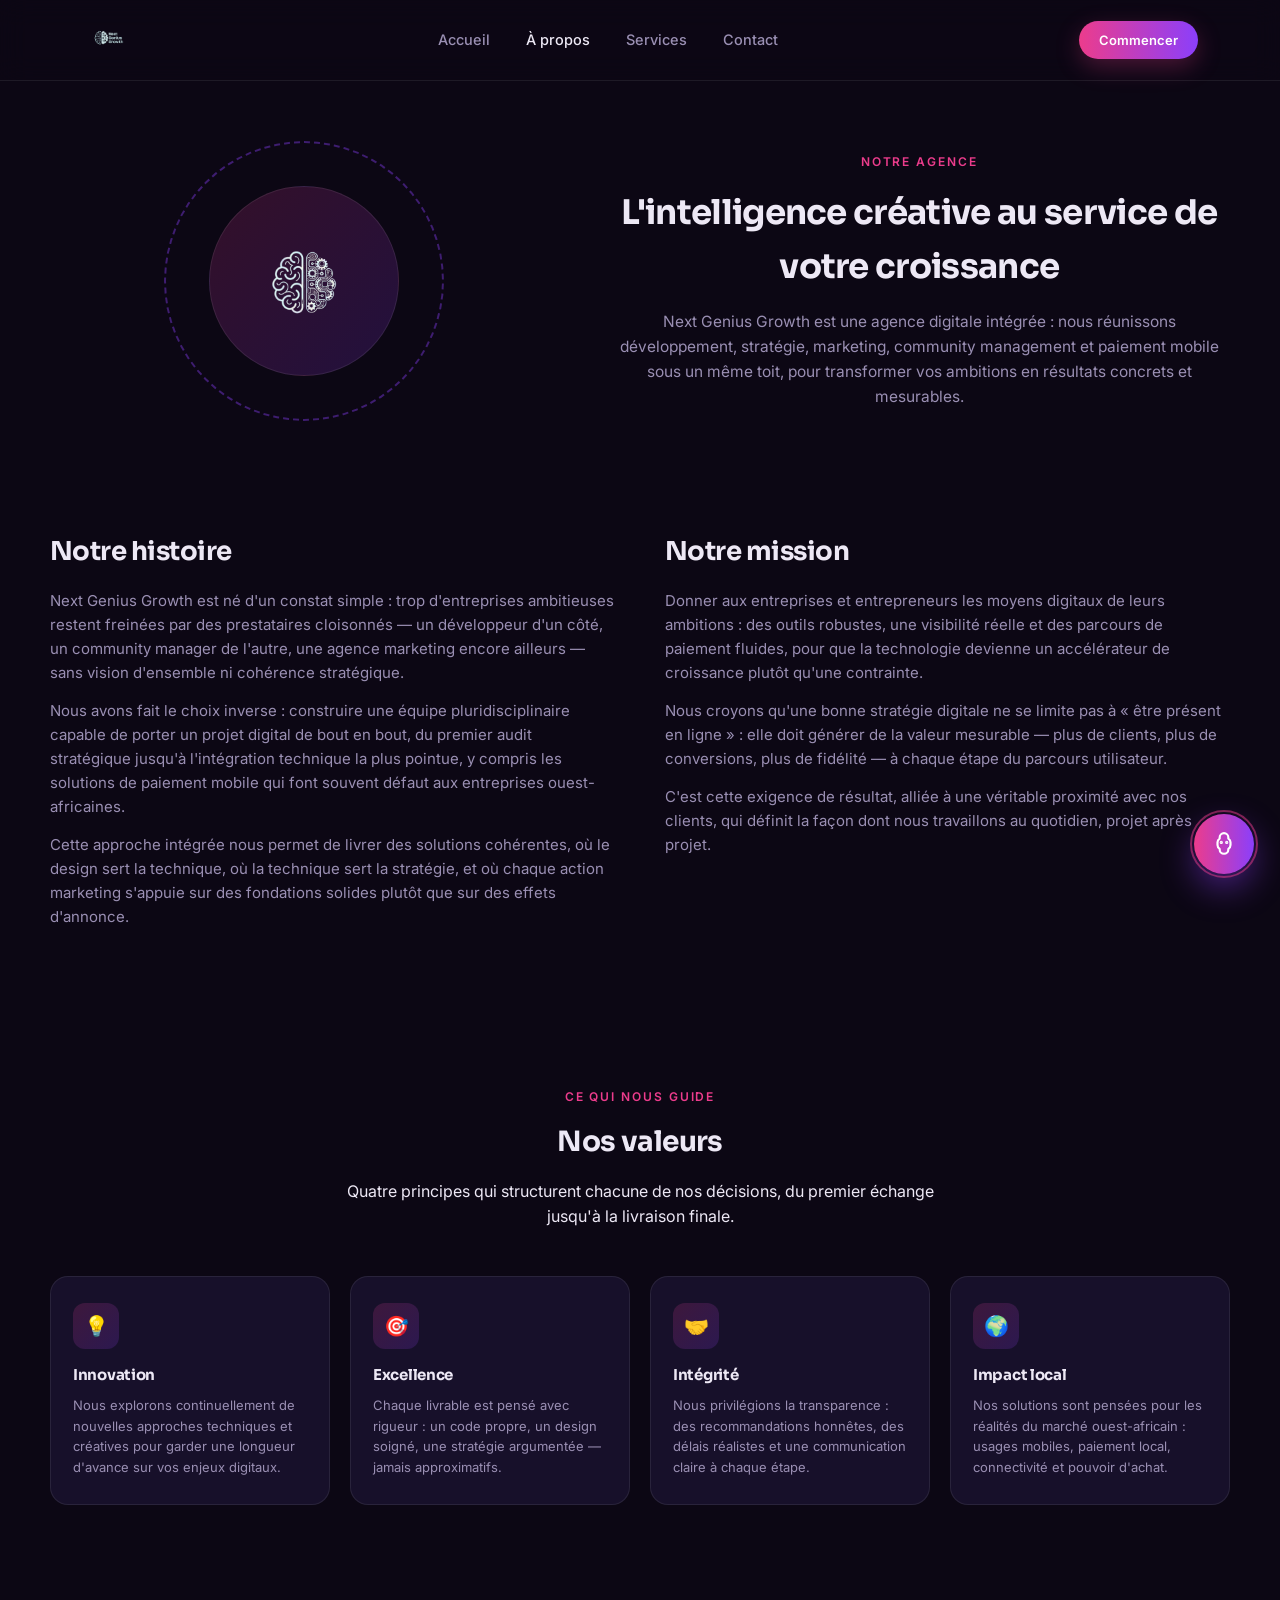
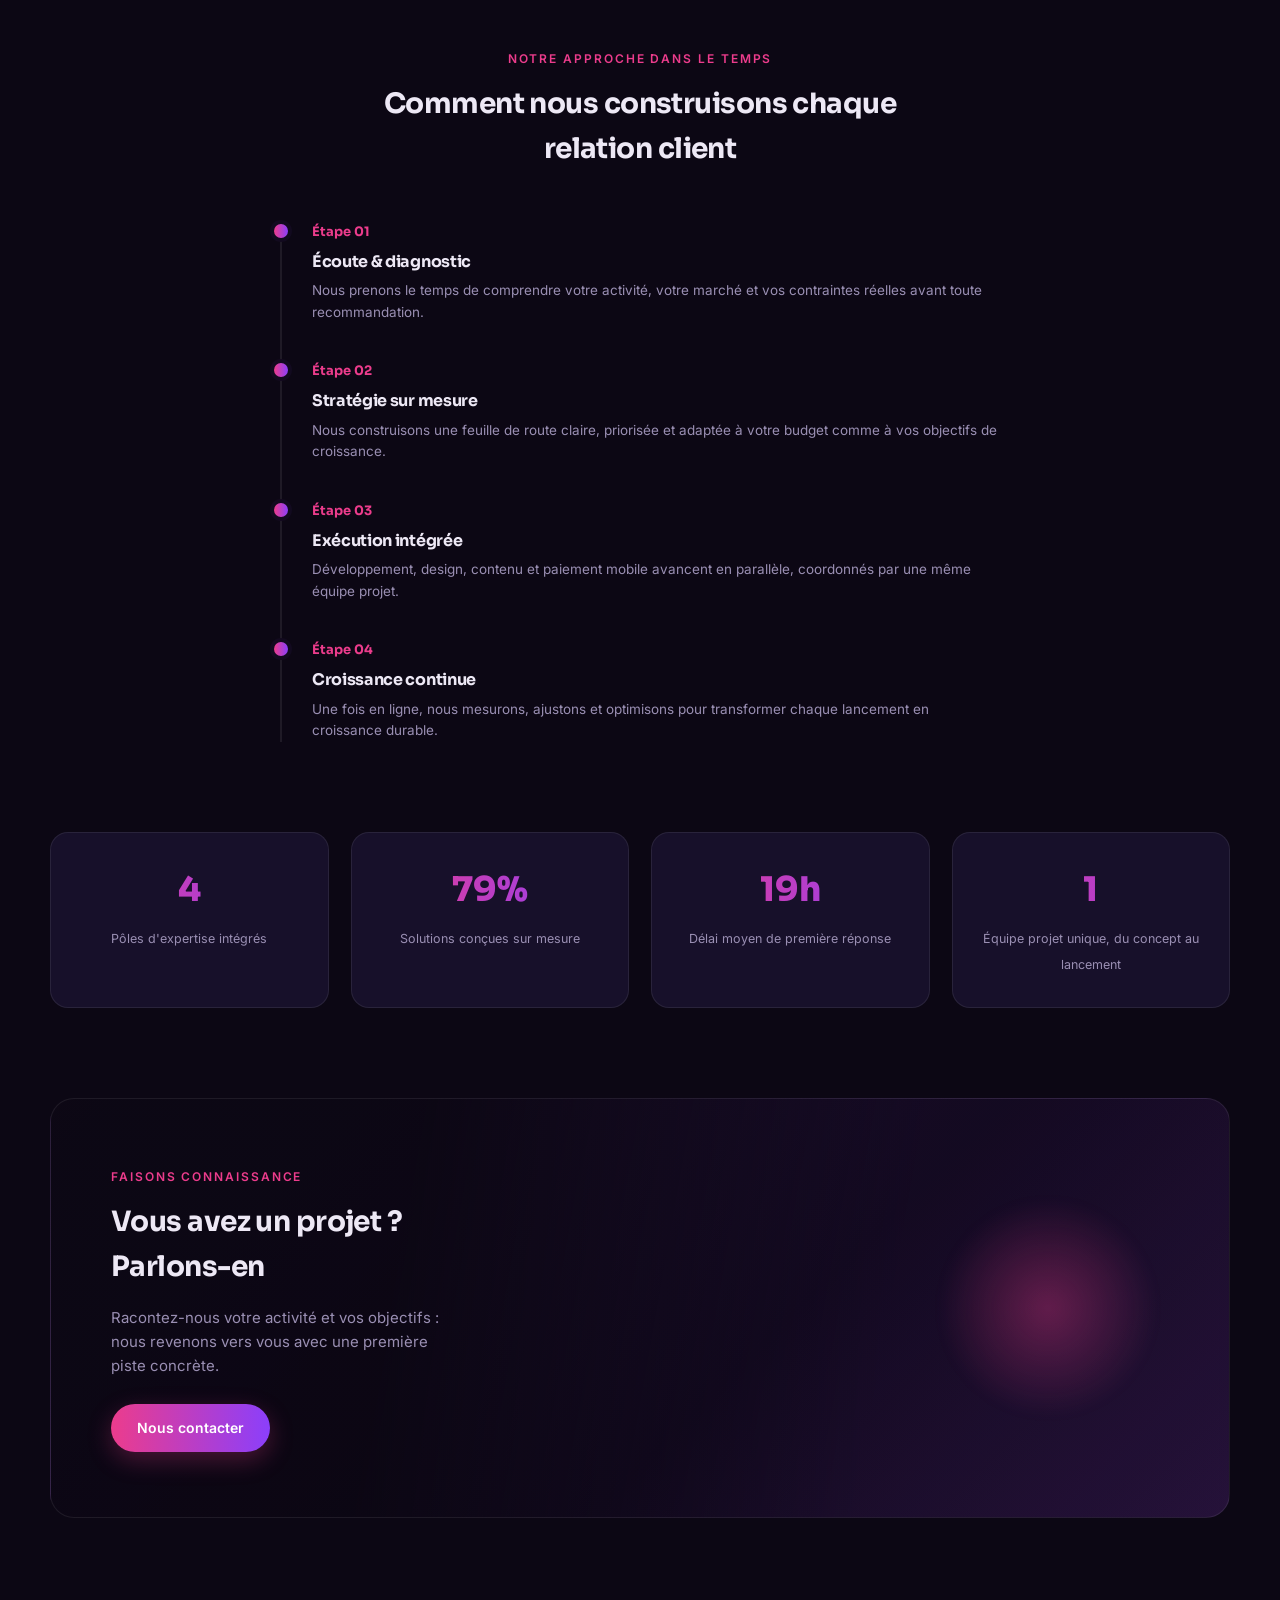
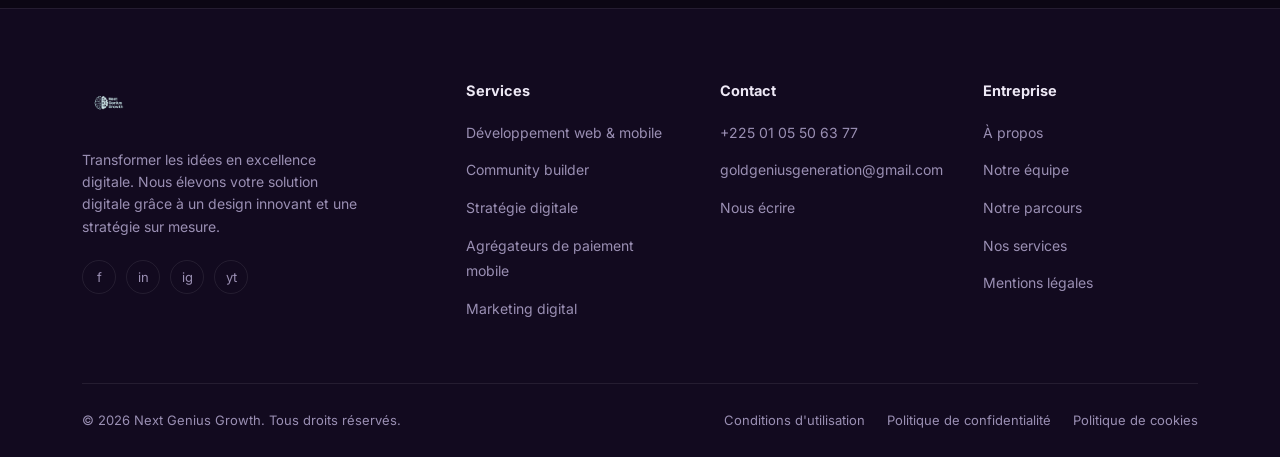
<file: index.html>
<!DOCTYPE html>
<html lang="fr" class="no-js">
<head>
<meta charset="UTF-8">
<meta name="viewport" content="width=device-width, initial-scale=1.0">
<title>À Propos — Next Genius Growth | Agence Digitale Intégrée à Abidjan</title>

<meta name="description" content="Découvrez Next Genius Growth : une équipe pluridisciplinaire à Abidjan qui réunit développement, stratégie, marketing et paiement mobile pour faire grandir votre entreprise.">
<meta name="keywords" content="agence digitale Abidjan, à propos Next Genius Growth, équipe web Côte d'Ivoire, agence marketing digital Abidjan">
<meta name="author" content="Next Genius Growth">
<meta name="robots" content="index, follow, max-image-preview:large">
<link rel="canonical" href="https://nggrowth.space/apropos.html">

<link rel="icon" type="image/png" href="assets/icon.png">
<link rel="apple-touch-icon" href="assets/icon.png">

<meta property="og:type" content="website">
<meta property="og:site_name" content="Next Genius Growth">
<meta property="og:locale" content="fr_FR">
<meta property="og:title" content="À Propos — Next Genius Growth">
<meta property="og:description" content="Une agence digitale intégrée à Abidjan : développement, stratégie, marketing et paiement mobile, pensés pour le marché ouest-africain.">
<meta property="og:image" content="https://nggrowth.space/assets/logo.png">
<meta property="og:url" content="https://nggrowth.space/apropos.html">

<meta name="twitter:card" content="summary_large_image">
<meta name="twitter:title" content="À Propos — Next Genius Growth">
<meta name="twitter:description" content="Une agence digitale intégrée à Abidjan : développement, stratégie, marketing et paiement mobile.">
<meta name="twitter:image" content="https://nggrowth.space/assets/logo.png">

<link rel="stylesheet" href="style.css">

<script type="application/ld+json">
{
  "@context": "https://schema.org",
  "@type": "BreadcrumbList",
  "itemListElement": [
    {"@type":"ListItem","position":1,"name":"Accueil","item":"https://nggrowth.space/index.html"},
    {"@type":"ListItem","position":2,"name":"À propos","item":"https://nggrowth.space/apropos.html"}
  ]
}
</script>
  <script async src="https://pagead2.googlesyndication.com/pagead/js/adsbygoogle.js?client=ca-pub-7958678999206249"
     crossorigin="anonymous"></script>
</head>
<body>

<div id="siteContent" class="site-content">

<header>
  <nav>
    <a href="index.html" class="logo"><img src="assets/logo.png" alt="Next Genius Growth" class="logo-img"></a>
    <div class="nav-links">
      <a href="index.html">Accueil</a>
      <a href="apropos.html" class="active">À propos</a>
      <a href="services.html">Services</a>
      <a href="contact.html">Contact</a>
    </div>
    <div class="nav-cta">
      <a href="contact.html" class="btn btn-grad btn-small">Commencer</a>
      <button class="burger" aria-label="Menu"><span></span><span></span><span></span></button>
    </div>
  </nav>
</header>

<main>

  <!-- HERO À PROPOS — animation unique : convergence gauche / droite -->
  <section class="page-hero abt-hero container">
    <div class="abt-hero-visual">
      <div class="ring">
        <div class="ring-inner">
          <img src="assets/icon.png" alt="Next Genius Growth">
        </div>
      </div>
    </div>
    <div class="abt-hero-copy">
      <span class="eyebrow">Notre agence</span>
      <h1>L'intelligence créative au service de votre croissance</h1>
      <p>Next Genius Growth est une agence digitale intégrée : nous réunissons développement, stratégie, marketing, community management et paiement mobile sous un même toit, pour transformer vos ambitions en résultats concrets et mesurables.</p>
    </div>
  </section>

  <!-- NOTRE HISTOIRE -->
  <section class="abt-story container">
    <div class="abt-story-grid">
      <div class="reveal-left">
        <h2>Notre histoire</h2>
        <p>Next Genius Growth est né d'un constat simple : trop d'entreprises ambitieuses restent freinées par des prestataires cloisonnés — un développeur d'un côté, un community manager de l'autre, une agence marketing encore ailleurs — sans vision d'ensemble ni cohérence stratégique.</p>
        <p>Nous avons fait le choix inverse : construire une équipe pluridisciplinaire capable de porter un projet digital de bout en bout, du premier audit stratégique jusqu'à l'intégration technique la plus pointue, y compris les solutions de paiement mobile qui font souvent défaut aux entreprises ouest-africaines.</p>
        <p>Cette approche intégrée nous permet de livrer des solutions cohérentes, où le design sert la technique, où la technique sert la stratégie, et où chaque action marketing s'appuie sur des fondations solides plutôt que sur des effets d'annonce.</p>
      </div>
      <div class="reveal-right">
        <h2>Notre mission</h2>
        <p>Donner aux entreprises et entrepreneurs les moyens digitaux de leurs ambitions : des outils robustes, une visibilité réelle et des parcours de paiement fluides, pour que la technologie devienne un accélérateur de croissance plutôt qu'une contrainte.</p>
        <p>Nous croyons qu'une bonne stratégie digitale ne se limite pas à « être présent en ligne » : elle doit générer de la valeur mesurable — plus de clients, plus de conversions, plus de fidélité — à chaque étape du parcours utilisateur.</p>
        <p>C'est cette exigence de résultat, alliée à une véritable proximité avec nos clients, qui définit la façon dont nous travaillons au quotidien, projet après projet.</p>
      </div>
    </div>
  </section>

  <!-- NOS VALEURS -->
  <section class="abt-values container">
    <div class="abt-values-head reveal">
      <span class="eyebrow">Ce qui nous guide</span>
      <h2>Nos valeurs</h2>
      <p>Quatre principes qui structurent chacune de nos décisions, du premier échange jusqu'à la livraison finale.</p>
    </div>
    <div class="values-grid">
      <div class="value-card reveal-zoom" style="--d:.05s">
        <div class="v-icon">💡</div>
        <h4>Innovation</h4>
        <p>Nous explorons continuellement de nouvelles approches techniques et créatives pour garder une longueur d'avance sur vos enjeux digitaux.</p>
      </div>
      <div class="value-card reveal-zoom" style="--d:.12s">
        <div class="v-icon">🎯</div>
        <h4>Excellence</h4>
        <p>Chaque livrable est pensé avec rigueur : un code propre, un design soigné, une stratégie argumentée — jamais approximatifs.</p>
      </div>
      <div class="value-card reveal-zoom" style="--d:.19s">
        <div class="v-icon">🤝</div>
        <h4>Intégrité</h4>
        <p>Nous privilégions la transparence : des recommandations honnêtes, des délais réalistes et une communication claire à chaque étape.</p>
      </div>
      <div class="value-card reveal-zoom" style="--d:.26s">
        <div class="v-icon">🌍</div>
        <h4>Impact local</h4>
        <p>Nos solutions sont pensées pour les réalités du marché ouest-africain : usages mobiles, paiement local, connectivité et pouvoir d'achat.</p>
      </div>
    </div>
  </section>

  <!-- NOTRE PARCOURS -->
  <section class="abt-timeline container">
    <div class="abt-timeline-head reveal">
      <span class="eyebrow">Notre approche dans le temps</span>
      <h2>Comment nous construisons chaque relation client</h2>
    </div>
    <div class="timeline">
      <div class="timeline-item reveal-left">
        <span class="t-year">Étape 01</span>
        <h4>Écoute & diagnostic</h4>
        <p>Nous prenons le temps de comprendre votre activité, votre marché et vos contraintes réelles avant toute recommandation.</p>
      </div>
      <div class="timeline-item reveal-left" style="--d:.1s">
        <span class="t-year">Étape 02</span>
        <h4>Stratégie sur mesure</h4>
        <p>Nous construisons une feuille de route claire, priorisée et adaptée à votre budget comme à vos objectifs de croissance.</p>
      </div>
      <div class="timeline-item reveal-left" style="--d:.2s">
        <span class="t-year">Étape 03</span>
        <h4>Exécution intégrée</h4>
        <p>Développement, design, contenu et paiement mobile avancent en parallèle, coordonnés par une même équipe projet.</p>
      </div>
      <div class="timeline-item reveal-left" style="--d:.3s">
        <span class="t-year">Étape 04</span>
        <h4>Croissance continue</h4>
        <p>Une fois en ligne, nous mesurons, ajustons et optimisons pour transformer chaque lancement en croissance durable.</p>
      </div>
    </div>
  </section>

  <!-- STATS -->
  <section class="abt-stats container">
    <div class="abt-stats-grid">
      <div class="abt-stat-card reveal-zoom" style="--d:.05s">
        <span class="counter" data-target="5">0</span>
        <span class="label">Pôles d'expertise intégrés</span>
      </div>
      <div class="abt-stat-card reveal-zoom" style="--d:.12s">
        <span class="counter" data-target="100" data-suffix="%">0%</span>
        <span class="label">Solutions conçues sur mesure</span>
      </div>
      <div class="abt-stat-card reveal-zoom" style="--d:.19s">
        <span class="counter" data-target="24" data-suffix="h">0h</span>
        <span class="label">Délai moyen de première réponse</span>
      </div>
      <div class="abt-stat-card reveal-zoom" style="--d:.26s">
        <span class="counter" data-target="1">0</span>
        <span class="label">Équipe projet unique, du concept au lancement</span>
      </div>
    </div>
  </section>

  <!-- CTA FINAL -->
  <section class="showcase container">
    <div class="showcase-frame reveal-zoom">
      <div class="showcase-copy">
        <span class="eyebrow">Faisons connaissance</span>
        <h2>Vous avez un projet ? Parlons-en</h2>
        <p>Racontez-nous votre activité et vos objectifs : nous revenons vers vous avec une première piste concrète.</p>
        <a href="contact.html" class="btn btn-grad">Nous contacter</a>
      </div>
    </div>
  </section>

</main>

<footer>
  <div class="container">
    <div class="footer-grid">
      <div class="footer-brand">
        <a href="index.html" class="logo"><img src="assets/logo.png" alt="Next Genius Growth" class="logo-img"></a>
        <p>Transformer les idées en excellence digitale. Nous élevons votre solution digitale grâce à un design innovant et une stratégie sur mesure.</p>
        <div class="socials">
          <a href="#">f</a><a href="#">in</a><a href="#">ig</a><a href="#">yt</a>
        </div>
      </div>
      <div class="footer-col">
        <h5>Services</h5>
        <ul>
          <li><a href="services.html">Développement web & mobile</a></li>
          <li><a href="services.html">Community builder</a></li>
          <li><a href="services.html">Stratégie digitale</a></li>
          <li><a href="services.html">Agrégateurs de paiement mobile</a></li>
          <li><a href="services.html">Marketing digital</a></li>
        </ul>
      </div>
      <div class="footer-col">
        <h5>Contact</h5>
        <ul>
          <li><a href="tel:+2250105506377">+225 01 05 50 63 77</a></li>
          <li><a href="mailto:goldgeniusgeneration@gmail.com">goldgeniusgeneration@gmail.com</a></li>
          <li><a href="contact.html">Nous écrire</a></li>
        </ul>
      </div>
      <div class="footer-col">
        <h5>Entreprise</h5>
        <ul>
          <li><a href="apropos.html">À propos</a></li>
          <li><a href="apropos.html">Notre équipe</a></li>
          <li><a href="apropos.html">Notre parcours</a></li>
          <li><a href="services.html">Nos services</a></li>
          <li><a href="contact.html">Mentions légales</a></li>
        </ul>
      </div>
    </div>
    <div class="footer-bottom">
      <span>© 2026 Next Genius Growth. Tous droits réservés.</span>
      <div class="links">
        <a href="#">Conditions d'utilisation</a>
        <a href="#">Politique de confidentialité</a>
        <a href="#">Politique de cookies</a>
      </div>
    </div>
  </div>
</footer>

</div><!-- /siteContent -->

<script src="script.js" defer></script>
</body>
</html>
</file>
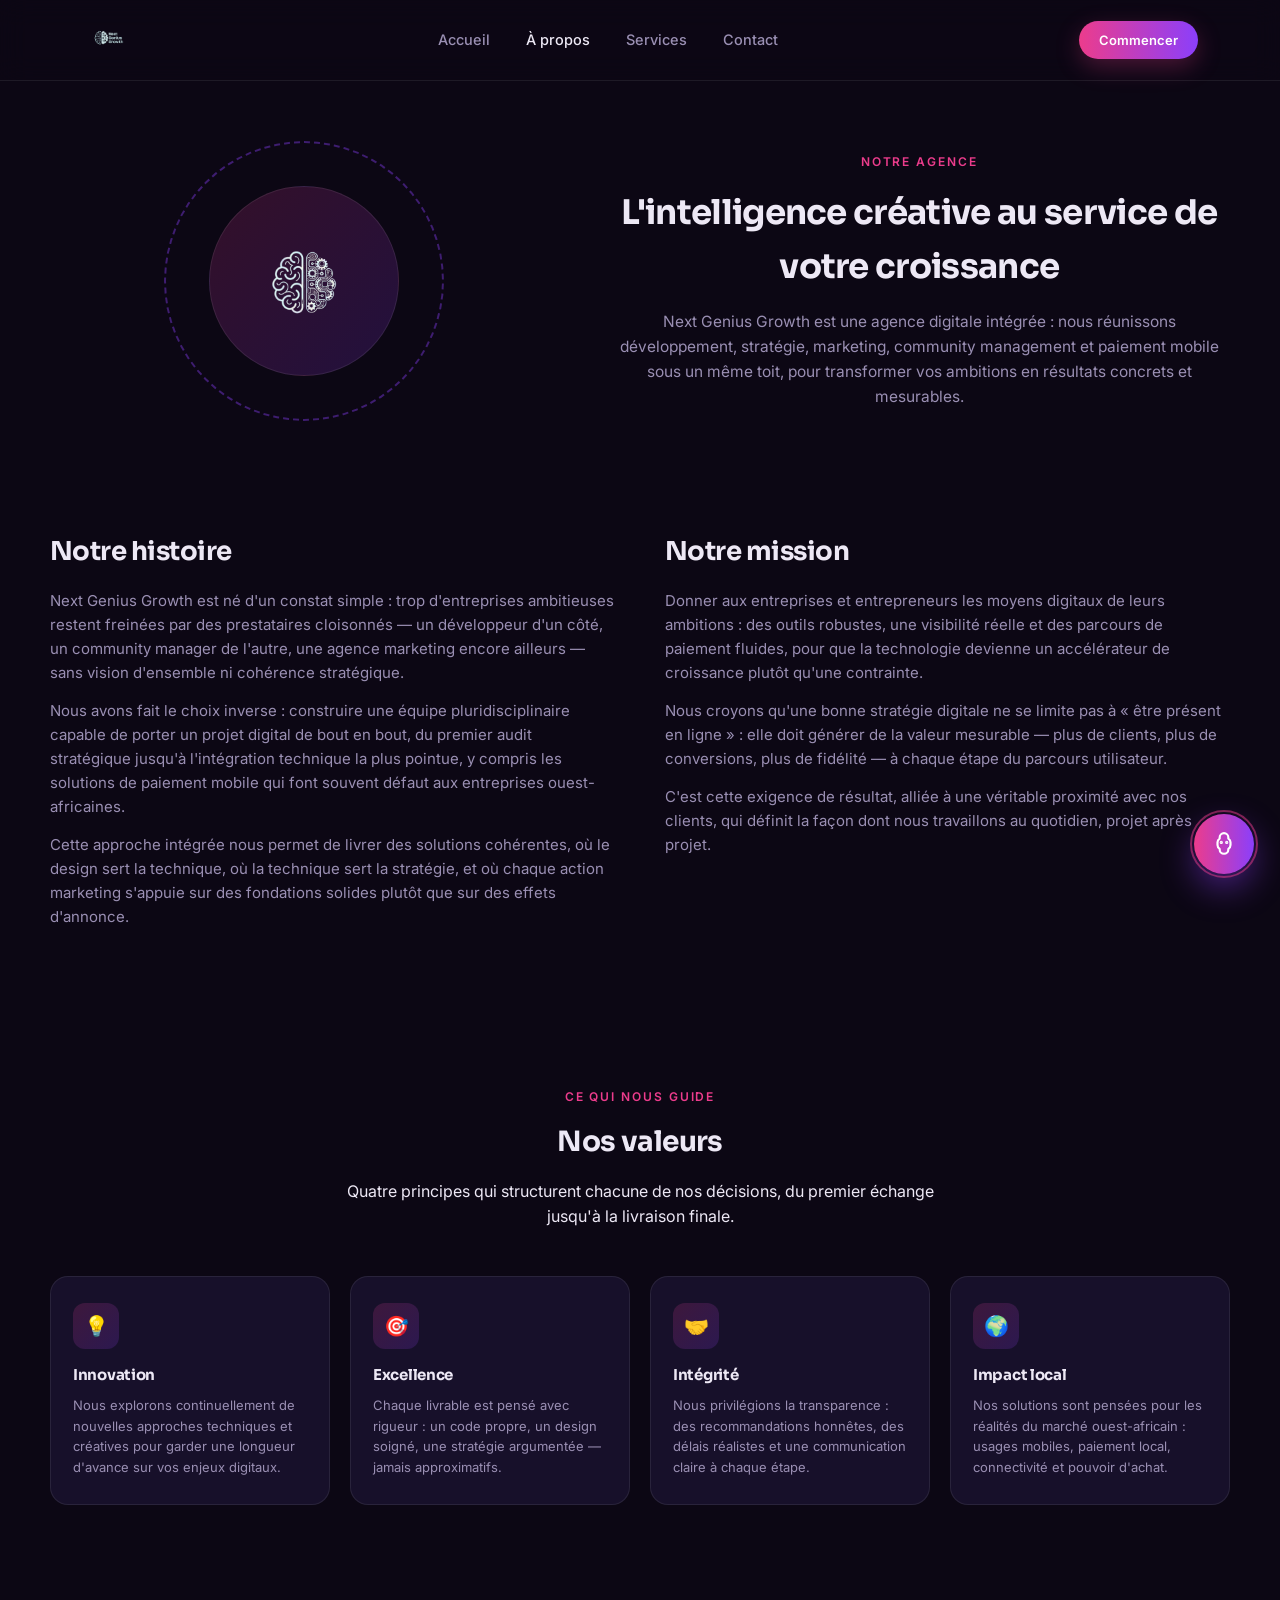
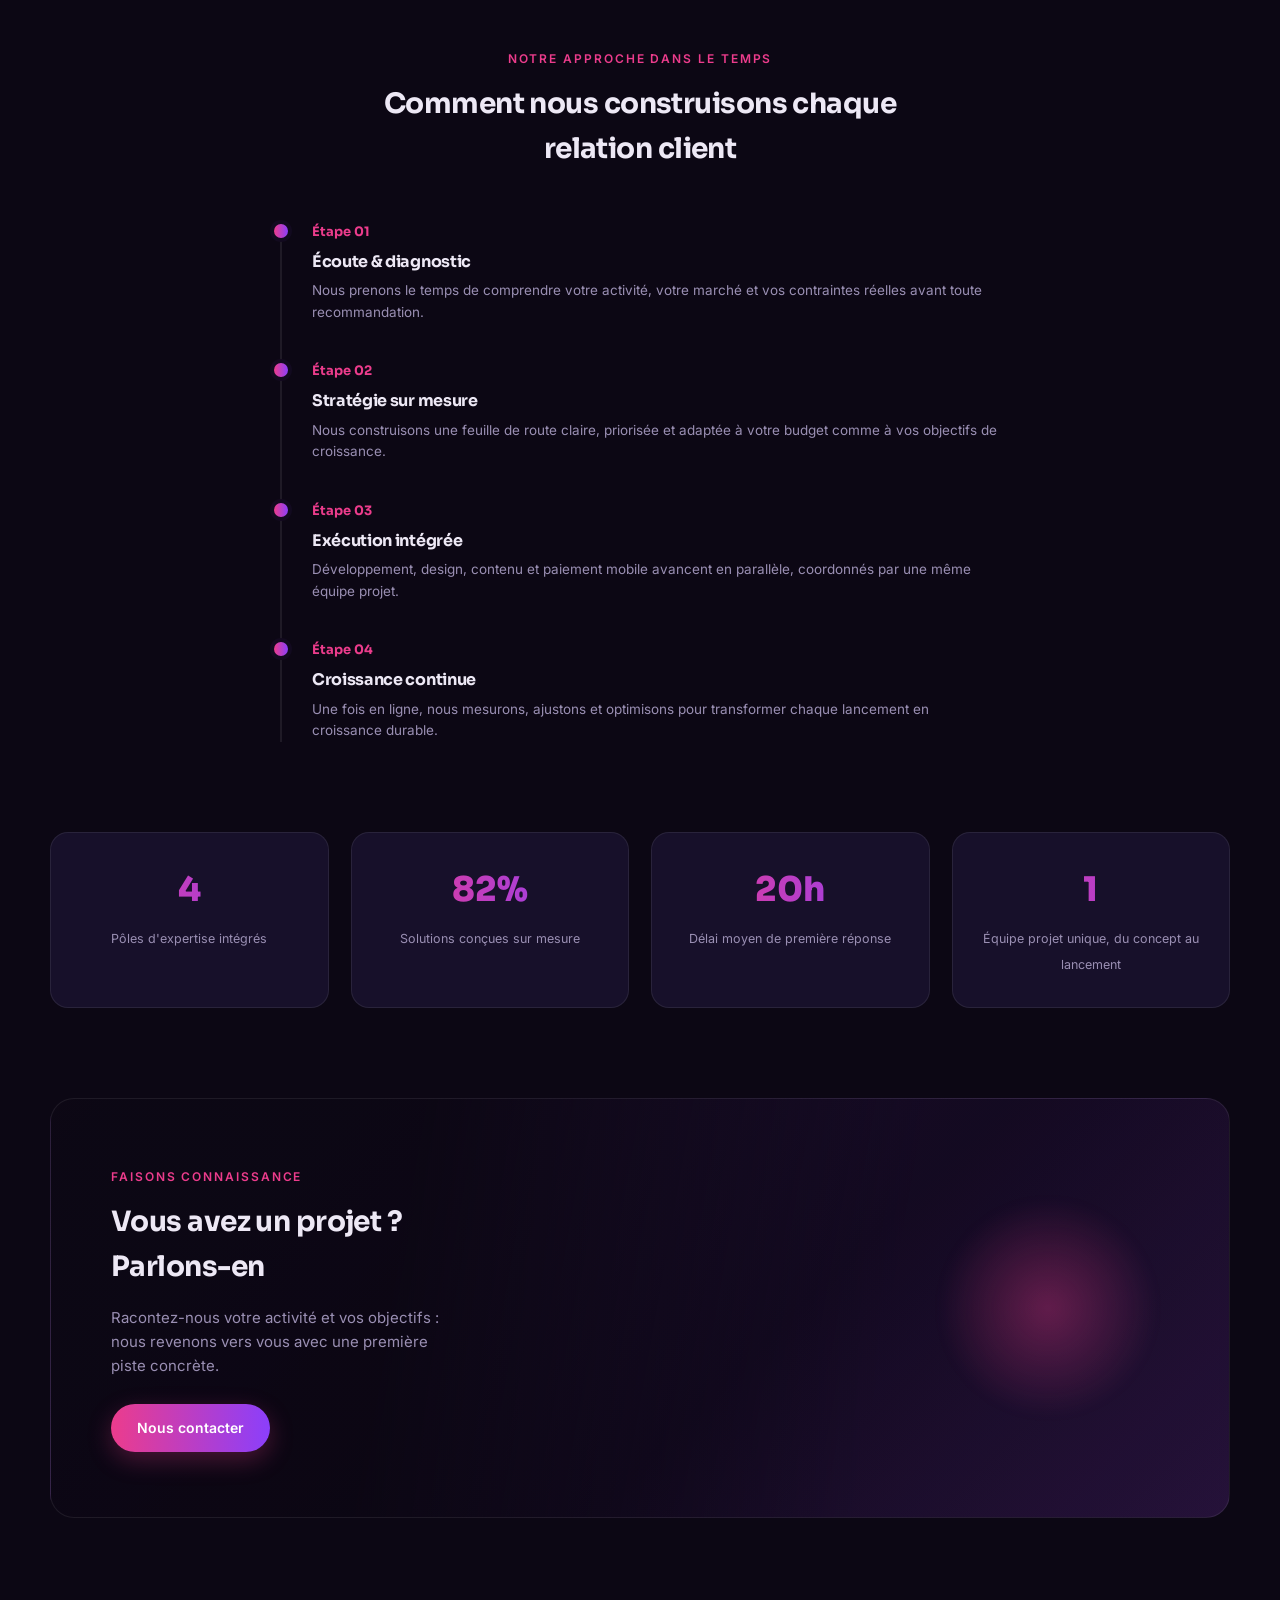
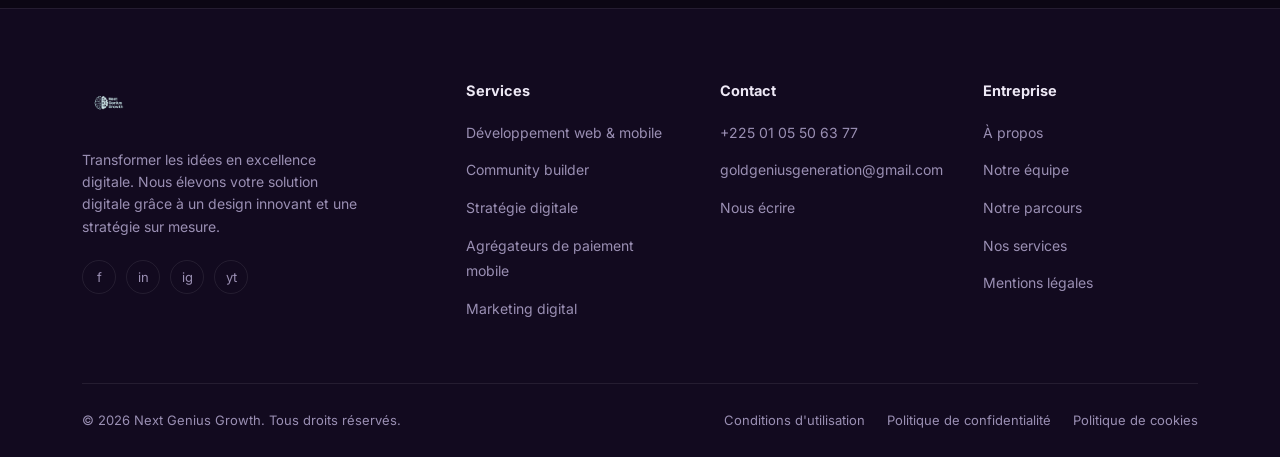
<file: apropos.html>
<!DOCTYPE html>
<html lang="fr" class="no-js">
<head>
<meta charset="UTF-8">
<meta name="viewport" content="width=device-width, initial-scale=1.0">
<title>À Propos — Next Genius Growth | Agence Digitale Intégrée à Abidjan</title>

<meta name="description" content="Découvrez Next Genius Growth : une équipe pluridisciplinaire à Abidjan qui réunit développement, stratégie, marketing et paiement mobile pour faire grandir votre entreprise.">
<meta name="keywords" content="agence digitale Abidjan, à propos Next Genius Growth, équipe web Côte d'Ivoire, agence marketing digital Abidjan">
<meta name="author" content="Next Genius Growth">
<meta name="robots" content="index, follow, max-image-preview:large">
<link rel="canonical" href="https://nggrowth.space/apropos.html">

<link rel="icon" type="image/png" href="assets/icon.png">
<link rel="apple-touch-icon" href="assets/icon.png">

<meta property="og:type" content="website">
<meta property="og:site_name" content="Next Genius Growth">
<meta property="og:locale" content="fr_FR">
<meta property="og:title" content="À Propos — Next Genius Growth">
<meta property="og:description" content="Une agence digitale intégrée à Abidjan : développement, stratégie, marketing et paiement mobile, pensés pour le marché ouest-africain.">
<meta property="og:image" content="https://nggrowth.space/assets/logo.png">
<meta property="og:url" content="https://nggrowth.space/apropos.html">

<meta name="twitter:card" content="summary_large_image">
<meta name="twitter:title" content="À Propos — Next Genius Growth">
<meta name="twitter:description" content="Une agence digitale intégrée à Abidjan : développement, stratégie, marketing et paiement mobile.">
<meta name="twitter:image" content="https://nggrowth.space/assets/logo.png">

<link rel="stylesheet" href="style.css">

<script type="application/ld+json">
{
  "@context": "https://schema.org",
  "@type": "BreadcrumbList",
  "itemListElement": [
    {"@type":"ListItem","position":1,"name":"Accueil","item":"https://nggrowth.space/index.html"},
    {"@type":"ListItem","position":2,"name":"À propos","item":"https://nggrowth.space/apropos.html"}
  ]
}
</script>
</head>
<body>

<div id="siteContent" class="site-content">

<header>
  <nav>
    <a href="index.html" class="logo"><img src="assets/logo.png" alt="Next Genius Growth" class="logo-img"></a>
    <div class="nav-links">
      <a href="index.html">Accueil</a>
      <a href="apropos.html" class="active">À propos</a>
      <a href="services.html">Services</a>
      <a href="contact.html">Contact</a>
    </div>
    <div class="nav-cta">
      <a href="contact.html" class="btn btn-grad btn-small">Commencer</a>
      <button class="burger" aria-label="Menu"><span></span><span></span><span></span></button>
    </div>
  </nav>
</header>

<main>

  <!-- HERO À PROPOS — animation unique : convergence gauche / droite -->
  <section class="page-hero abt-hero container">
    <div class="abt-hero-visual">
      <div class="ring">
        <div class="ring-inner">
          <img src="assets/icon.png" alt="Next Genius Growth">
        </div>
      </div>
    </div>
    <div class="abt-hero-copy">
      <span class="eyebrow">Notre agence</span>
      <h1>L'intelligence créative au service de votre croissance</h1>
      <p>Next Genius Growth est une agence digitale intégrée : nous réunissons développement, stratégie, marketing, community management et paiement mobile sous un même toit, pour transformer vos ambitions en résultats concrets et mesurables.</p>
    </div>
  </section>

  <!-- NOTRE HISTOIRE -->
  <section class="abt-story container">
    <div class="abt-story-grid">
      <div class="reveal-left">
        <h2>Notre histoire</h2>
        <p>Next Genius Growth est né d'un constat simple : trop d'entreprises ambitieuses restent freinées par des prestataires cloisonnés — un développeur d'un côté, un community manager de l'autre, une agence marketing encore ailleurs — sans vision d'ensemble ni cohérence stratégique.</p>
        <p>Nous avons fait le choix inverse : construire une équipe pluridisciplinaire capable de porter un projet digital de bout en bout, du premier audit stratégique jusqu'à l'intégration technique la plus pointue, y compris les solutions de paiement mobile qui font souvent défaut aux entreprises ouest-africaines.</p>
        <p>Cette approche intégrée nous permet de livrer des solutions cohérentes, où le design sert la technique, où la technique sert la stratégie, et où chaque action marketing s'appuie sur des fondations solides plutôt que sur des effets d'annonce.</p>
      </div>
      <div class="reveal-right">
        <h2>Notre mission</h2>
        <p>Donner aux entreprises et entrepreneurs les moyens digitaux de leurs ambitions : des outils robustes, une visibilité réelle et des parcours de paiement fluides, pour que la technologie devienne un accélérateur de croissance plutôt qu'une contrainte.</p>
        <p>Nous croyons qu'une bonne stratégie digitale ne se limite pas à « être présent en ligne » : elle doit générer de la valeur mesurable — plus de clients, plus de conversions, plus de fidélité — à chaque étape du parcours utilisateur.</p>
        <p>C'est cette exigence de résultat, alliée à une véritable proximité avec nos clients, qui définit la façon dont nous travaillons au quotidien, projet après projet.</p>
      </div>
    </div>
  </section>

  <!-- NOS VALEURS -->
  <section class="abt-values container">
    <div class="abt-values-head reveal">
      <span class="eyebrow">Ce qui nous guide</span>
      <h2>Nos valeurs</h2>
      <p>Quatre principes qui structurent chacune de nos décisions, du premier échange jusqu'à la livraison finale.</p>
    </div>
    <div class="values-grid">
      <div class="value-card reveal-zoom" style="--d:.05s">
        <div class="v-icon">💡</div>
        <h4>Innovation</h4>
        <p>Nous explorons continuellement de nouvelles approches techniques et créatives pour garder une longueur d'avance sur vos enjeux digitaux.</p>
      </div>
      <div class="value-card reveal-zoom" style="--d:.12s">
        <div class="v-icon">🎯</div>
        <h4>Excellence</h4>
        <p>Chaque livrable est pensé avec rigueur : un code propre, un design soigné, une stratégie argumentée — jamais approximatifs.</p>
      </div>
      <div class="value-card reveal-zoom" style="--d:.19s">
        <div class="v-icon">🤝</div>
        <h4>Intégrité</h4>
        <p>Nous privilégions la transparence : des recommandations honnêtes, des délais réalistes et une communication claire à chaque étape.</p>
      </div>
      <div class="value-card reveal-zoom" style="--d:.26s">
        <div class="v-icon">🌍</div>
        <h4>Impact local</h4>
        <p>Nos solutions sont pensées pour les réalités du marché ouest-africain : usages mobiles, paiement local, connectivité et pouvoir d'achat.</p>
      </div>
    </div>
  </section>

  <!-- NOTRE PARCOURS -->
  <section class="abt-timeline container">
    <div class="abt-timeline-head reveal">
      <span class="eyebrow">Notre approche dans le temps</span>
      <h2>Comment nous construisons chaque relation client</h2>
    </div>
    <div class="timeline">
      <div class="timeline-item reveal-left">
        <span class="t-year">Étape 01</span>
        <h4>Écoute & diagnostic</h4>
        <p>Nous prenons le temps de comprendre votre activité, votre marché et vos contraintes réelles avant toute recommandation.</p>
      </div>
      <div class="timeline-item reveal-left" style="--d:.1s">
        <span class="t-year">Étape 02</span>
        <h4>Stratégie sur mesure</h4>
        <p>Nous construisons une feuille de route claire, priorisée et adaptée à votre budget comme à vos objectifs de croissance.</p>
      </div>
      <div class="timeline-item reveal-left" style="--d:.2s">
        <span class="t-year">Étape 03</span>
        <h4>Exécution intégrée</h4>
        <p>Développement, design, contenu et paiement mobile avancent en parallèle, coordonnés par une même équipe projet.</p>
      </div>
      <div class="timeline-item reveal-left" style="--d:.3s">
        <span class="t-year">Étape 04</span>
        <h4>Croissance continue</h4>
        <p>Une fois en ligne, nous mesurons, ajustons et optimisons pour transformer chaque lancement en croissance durable.</p>
      </div>
    </div>
  </section>

  <!-- STATS -->
  <section class="abt-stats container">
    <div class="abt-stats-grid">
      <div class="abt-stat-card reveal-zoom" style="--d:.05s">
        <span class="counter" data-target="5">0</span>
        <span class="label">Pôles d'expertise intégrés</span>
      </div>
      <div class="abt-stat-card reveal-zoom" style="--d:.12s">
        <span class="counter" data-target="100" data-suffix="%">0%</span>
        <span class="label">Solutions conçues sur mesure</span>
      </div>
      <div class="abt-stat-card reveal-zoom" style="--d:.19s">
        <span class="counter" data-target="24" data-suffix="h">0h</span>
        <span class="label">Délai moyen de première réponse</span>
      </div>
      <div class="abt-stat-card reveal-zoom" style="--d:.26s">
        <span class="counter" data-target="1">0</span>
        <span class="label">Équipe projet unique, du concept au lancement</span>
      </div>
    </div>
  </section>

  <!-- CTA FINAL -->
  <section class="showcase container">
    <div class="showcase-frame reveal-zoom">
      <div class="showcase-copy">
        <span class="eyebrow">Faisons connaissance</span>
        <h2>Vous avez un projet ? Parlons-en</h2>
        <p>Racontez-nous votre activité et vos objectifs : nous revenons vers vous avec une première piste concrète.</p>
        <a href="contact.html" class="btn btn-grad">Nous contacter</a>
      </div>
    </div>
  </section>

</main>

<footer>
  <div class="container">
    <div class="footer-grid">
      <div class="footer-brand">
        <a href="index.html" class="logo"><img src="assets/logo.png" alt="Next Genius Growth" class="logo-img"></a>
        <p>Transformer les idées en excellence digitale. Nous élevons votre solution digitale grâce à un design innovant et une stratégie sur mesure.</p>
        <div class="socials">
          <a href="#">f</a><a href="#">in</a><a href="#">ig</a><a href="#">yt</a>
        </div>
      </div>
      <div class="footer-col">
        <h5>Services</h5>
        <ul>
          <li><a href="services.html">Développement web & mobile</a></li>
          <li><a href="services.html">Community builder</a></li>
          <li><a href="services.html">Stratégie digitale</a></li>
          <li><a href="services.html">Agrégateurs de paiement mobile</a></li>
          <li><a href="services.html">Marketing digital</a></li>
        </ul>
      </div>
      <div class="footer-col">
        <h5>Contact</h5>
        <ul>
          <li><a href="tel:+2250105506377">+225 01 05 50 63 77</a></li>
          <li><a href="mailto:goldgeniusgeneration@gmail.com">goldgeniusgeneration@gmail.com</a></li>
          <li><a href="contact.html">Nous écrire</a></li>
        </ul>
      </div>
      <div class="footer-col">
        <h5>Entreprise</h5>
        <ul>
          <li><a href="apropos.html">À propos</a></li>
          <li><a href="apropos.html">Notre équipe</a></li>
          <li><a href="apropos.html">Notre parcours</a></li>
          <li><a href="services.html">Nos services</a></li>
          <li><a href="contact.html">Mentions légales</a></li>
        </ul>
      </div>
    </div>
    <div class="footer-bottom">
      <span>© 2026 Next Genius Growth. Tous droits réservés.</span>
      <div class="links">
        <a href="#">Conditions d'utilisation</a>
        <a href="#">Politique de confidentialité</a>
        <a href="#">Politique de cookies</a>
      </div>
    </div>
  </div>
</footer>

</div><!-- /siteContent -->

<script src="script.js" defer></script>
</body>
</html>
</file>
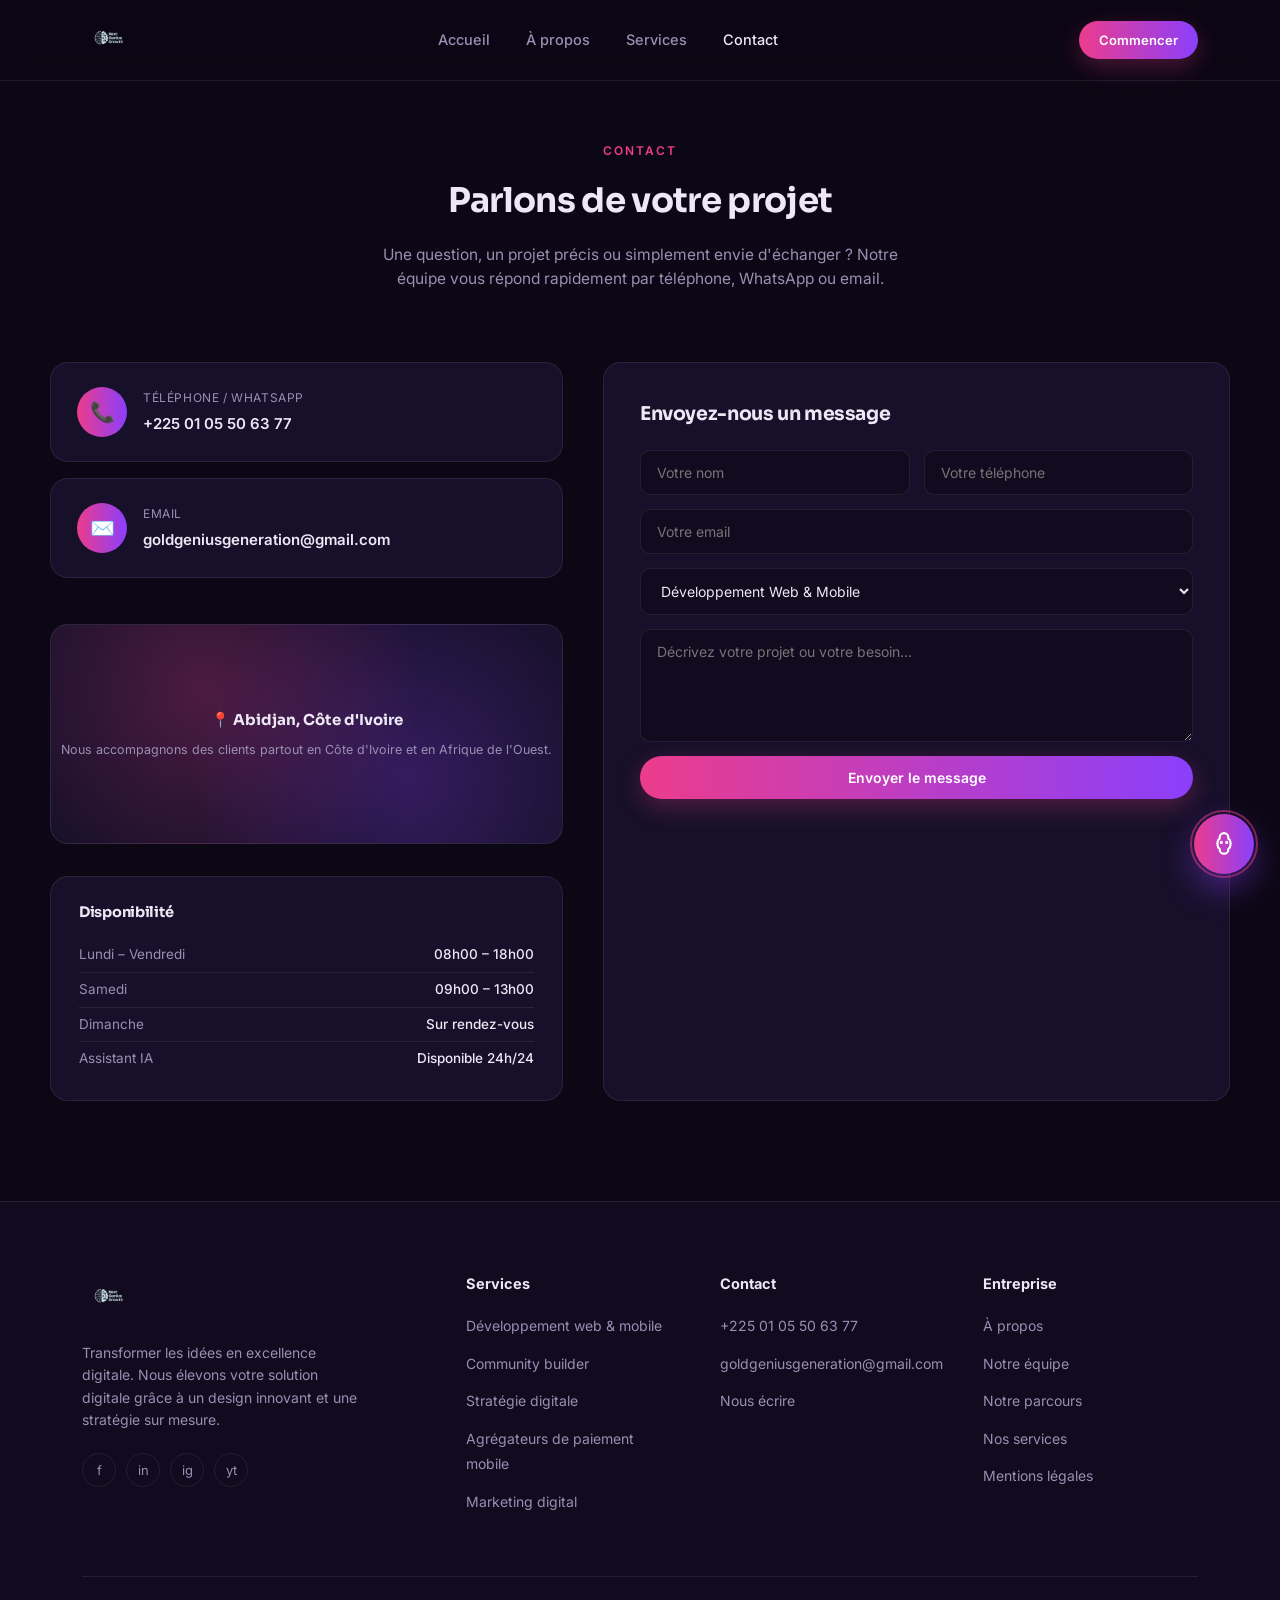
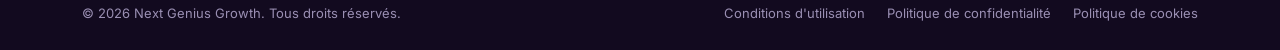
<file: contact.html>
<!DOCTYPE html>
<html lang="fr" class="no-js">
<head>
<meta charset="UTF-8">
<meta name="viewport" content="width=device-width, initial-scale=1.0">
<title>Contact — Next Genius Growth | Agence Digitale à Abidjan</title>

<meta name="description" content="Contactez Next Genius Growth à Abidjan par téléphone, WhatsApp ou email pour parler de votre projet digital. Réponse sous 24h.">
<meta name="keywords" content="contact agence digitale Abidjan, devis site web Côte d'Ivoire, Next Genius Growth téléphone, Next Genius Growth email">
<meta name="author" content="Next Genius Growth">
<meta name="robots" content="index, follow, max-image-preview:large">
<link rel="canonical" href="https://nggrowth.space/contact.html">

<link rel="icon" type="image/png" href="assets/icon.png">
<link rel="apple-touch-icon" href="assets/icon.png">

<meta property="og:type" content="website">
<meta property="og:site_name" content="Next Genius Growth">
<meta property="og:locale" content="fr_FR">
<meta property="og:title" content="Contact — Next Genius Growth">
<meta property="og:description" content="Parlons de votre projet : téléphone, WhatsApp ou email, notre équipe vous répond rapidement.">
<meta property="og:image" content="https://nggrowth.space/assets/logo.png">
<meta property="og:url" content="https://nggrowth.space/contact.html">

<meta name="twitter:card" content="summary_large_image">
<meta name="twitter:title" content="Contact — Next Genius Growth">
<meta name="twitter:description" content="Parlons de votre projet : téléphone, WhatsApp ou email, notre équipe vous répond rapidement.">
<meta name="twitter:image" content="https://nggrowth.space/assets/logo.png">

<link rel="stylesheet" href="style.css">

<script type="application/ld+json">
{
  "@context": "https://schema.org",
  "@type": "LocalBusiness",
  "name": "Next Genius Growth",
  "image": "https://nggrowth.space/assets/logo.png",
  "url": "https://nggrowth.space/",
  "telephone": "+225-01-05-50-63-77",
  "email": "goldgeniusgeneration@gmail.com",
  "address": {
    "@type": "PostalAddress",
    "addressLocality": "Abidjan",
    "addressCountry": "CI"
  },
  "openingHoursSpecification": [
    {"@type":"OpeningHoursSpecification","dayOfWeek":["Monday","Tuesday","Wednesday","Thursday","Friday"],"opens":"08:00","closes":"18:00"},
    {"@type":"OpeningHoursSpecification","dayOfWeek":"Saturday","opens":"09:00","closes":"13:00"}
  ]
}
</script>
<script type="application/ld+json">
{
  "@context": "https://schema.org",
  "@type": "BreadcrumbList",
  "itemListElement": [
    {"@type":"ListItem","position":1,"name":"Accueil","item":"https://nggrowth.space/index.html"},
    {"@type":"ListItem","position":2,"name":"Contact","item":"https://nggrowth.space/contact.html"}
  ]
}
</script>
</head>
<body>

<div id="siteContent" class="site-content">

<header>
  <nav>
    <a href="index.html" class="logo"><img src="assets/logo.png" alt="Next Genius Growth" class="logo-img"></a>
    <div class="nav-links">
      <a href="index.html">Accueil</a>
      <a href="apropos.html">À propos</a>
      <a href="services.html">Services</a>
      <a href="contact.html" class="active">Contact</a>
    </div>
    <div class="nav-cta">
      <a href="contact.html" class="btn btn-grad btn-small">Commencer</a>
      <button class="burger" aria-label="Menu"><span></span><span></span><span></span></button>
    </div>
  </nav>
</header>

<main>

  <!-- HERO CONTACT -->
  <section class="page-hero ctc-hero container">
    <span class="eyebrow">Contact</span>
    <h1>Parlons de votre projet</h1>
    <p>Une question, un projet précis ou simplement envie d'échanger ? Notre équipe vous répond rapidement par téléphone, WhatsApp ou email.</p>
  </section>

  <!-- CONTENU CONTACT -->
  <section class="ctc-main container">
    <div class="ctc-grid">

      <div class="ctc-cards reveal-left">
        <a href="tel:+2250105506377" class="contact-card">
          <div class="contact-icon">📞</div>
          <div>
            <span class="contact-label">Téléphone / WhatsApp</span>
            <strong class="contact-value">+225 01 05 50 63 77</strong>
          </div>
        </a>
        <a href="mailto:goldgeniusgeneration@gmail.com" class="contact-card">
          <div class="contact-icon">✉️</div>
          <div>
            <span class="contact-label">Email</span>
            <strong class="contact-value">goldgeniusgeneration@gmail.com</strong>
          </div>
        </a>

        <div class="ctc-map">
          <strong>📍 Abidjan, Côte d'Ivoire</strong>
          <span>Nous accompagnons des clients partout en Côte d'Ivoire et en Afrique de l'Ouest.</span>
        </div>

        <div class="ctc-hours">
          <h4>Disponibilité</h4>
          <ul>
            <li>Lundi – Vendredi <span>08h00 – 18h00</span></li>
            <li>Samedi <span>09h00 – 13h00</span></li>
            <li>Dimanche <span>Sur rendez-vous</span></li>
            <li>Assistant IA <span>Disponible 24h/24</span></li>
          </ul>
        </div>
      </div>

      <div class="ctc-form-card reveal-right">
        <h3>Envoyez-nous un message</h3>
        <form id="contactForm" class="ctc-form">
          <input type="text" placeholder="Votre nom" required>
          <input type="tel" placeholder="Votre téléphone">
          <input type="email" class="full" placeholder="Votre email" required>
          <select class="full" style="width:100%; padding:13px 16px; border-radius:10px; background:var(--bg-2); border:1px solid var(--border); color:var(--text); font-size:14px; font-family:'Inter', sans-serif;">
            <option>Développement Web & Mobile</option>
            <option>Community Builder</option>
            <option>Stratégie Digitale</option>
            <option>Agrégateurs de Paiement Mobile</option>
            <option>Marketing Digital</option>
            <option>Autre demande</option>
          </select>
          <textarea class="full" rows="5" placeholder="Décrivez votre projet ou votre besoin..." required></textarea>
          <button type="submit" class="btn btn-grad">Envoyer le message</button>
        </form>
      </div>

    </div>
  </section>

</main>

<footer>
  <div class="container">
    <div class="footer-grid">
      <div class="footer-brand">
        <a href="index.html" class="logo"><img src="assets/logo.png" alt="Next Genius Growth" class="logo-img"></a>
        <p>Transformer les idées en excellence digitale. Nous élevons votre solution digitale grâce à un design innovant et une stratégie sur mesure.</p>
        <div class="socials">
          <a href="#">f</a><a href="#">in</a><a href="#">ig</a><a href="#">yt</a>
        </div>
      </div>
      <div class="footer-col">
        <h5>Services</h5>
        <ul>
          <li><a href="services.html">Développement web & mobile</a></li>
          <li><a href="services.html">Community builder</a></li>
          <li><a href="services.html">Stratégie digitale</a></li>
          <li><a href="services.html">Agrégateurs de paiement mobile</a></li>
          <li><a href="services.html">Marketing digital</a></li>
        </ul>
      </div>
      <div class="footer-col">
        <h5>Contact</h5>
        <ul>
          <li><a href="tel:+2250105506377">+225 01 05 50 63 77</a></li>
          <li><a href="mailto:goldgeniusgeneration@gmail.com">goldgeniusgeneration@gmail.com</a></li>
          <li><a href="contact.html">Nous écrire</a></li>
        </ul>
      </div>
      <div class="footer-col">
        <h5>Entreprise</h5>
        <ul>
          <li><a href="apropos.html">À propos</a></li>
          <li><a href="apropos.html">Notre équipe</a></li>
          <li><a href="apropos.html">Notre parcours</a></li>
          <li><a href="services.html">Nos services</a></li>
          <li><a href="contact.html">Mentions légales</a></li>
        </ul>
      </div>
    </div>
    <div class="footer-bottom">
      <span>© 2026 Next Genius Growth. Tous droits réservés.</span>
      <div class="links">
        <a href="#">Conditions d'utilisation</a>
        <a href="#">Politique de confidentialité</a>
        <a href="#">Politique de cookies</a>
      </div>
    </div>
  </div>
</footer>

</div><!-- /siteContent -->

<script src="script.js" defer></script>
<script>
  document.getElementById('contactForm')?.addEventListener('submit', function(e){
    e.preventDefault();
    const btn = this.querySelector('button');
    btn.textContent = 'Message envoyé ✓';
    this.reset();
    setTimeout(() => { btn.textContent = 'Envoyer le message'; }, 3000);
  });
</script>
</body>
</html>
</file>
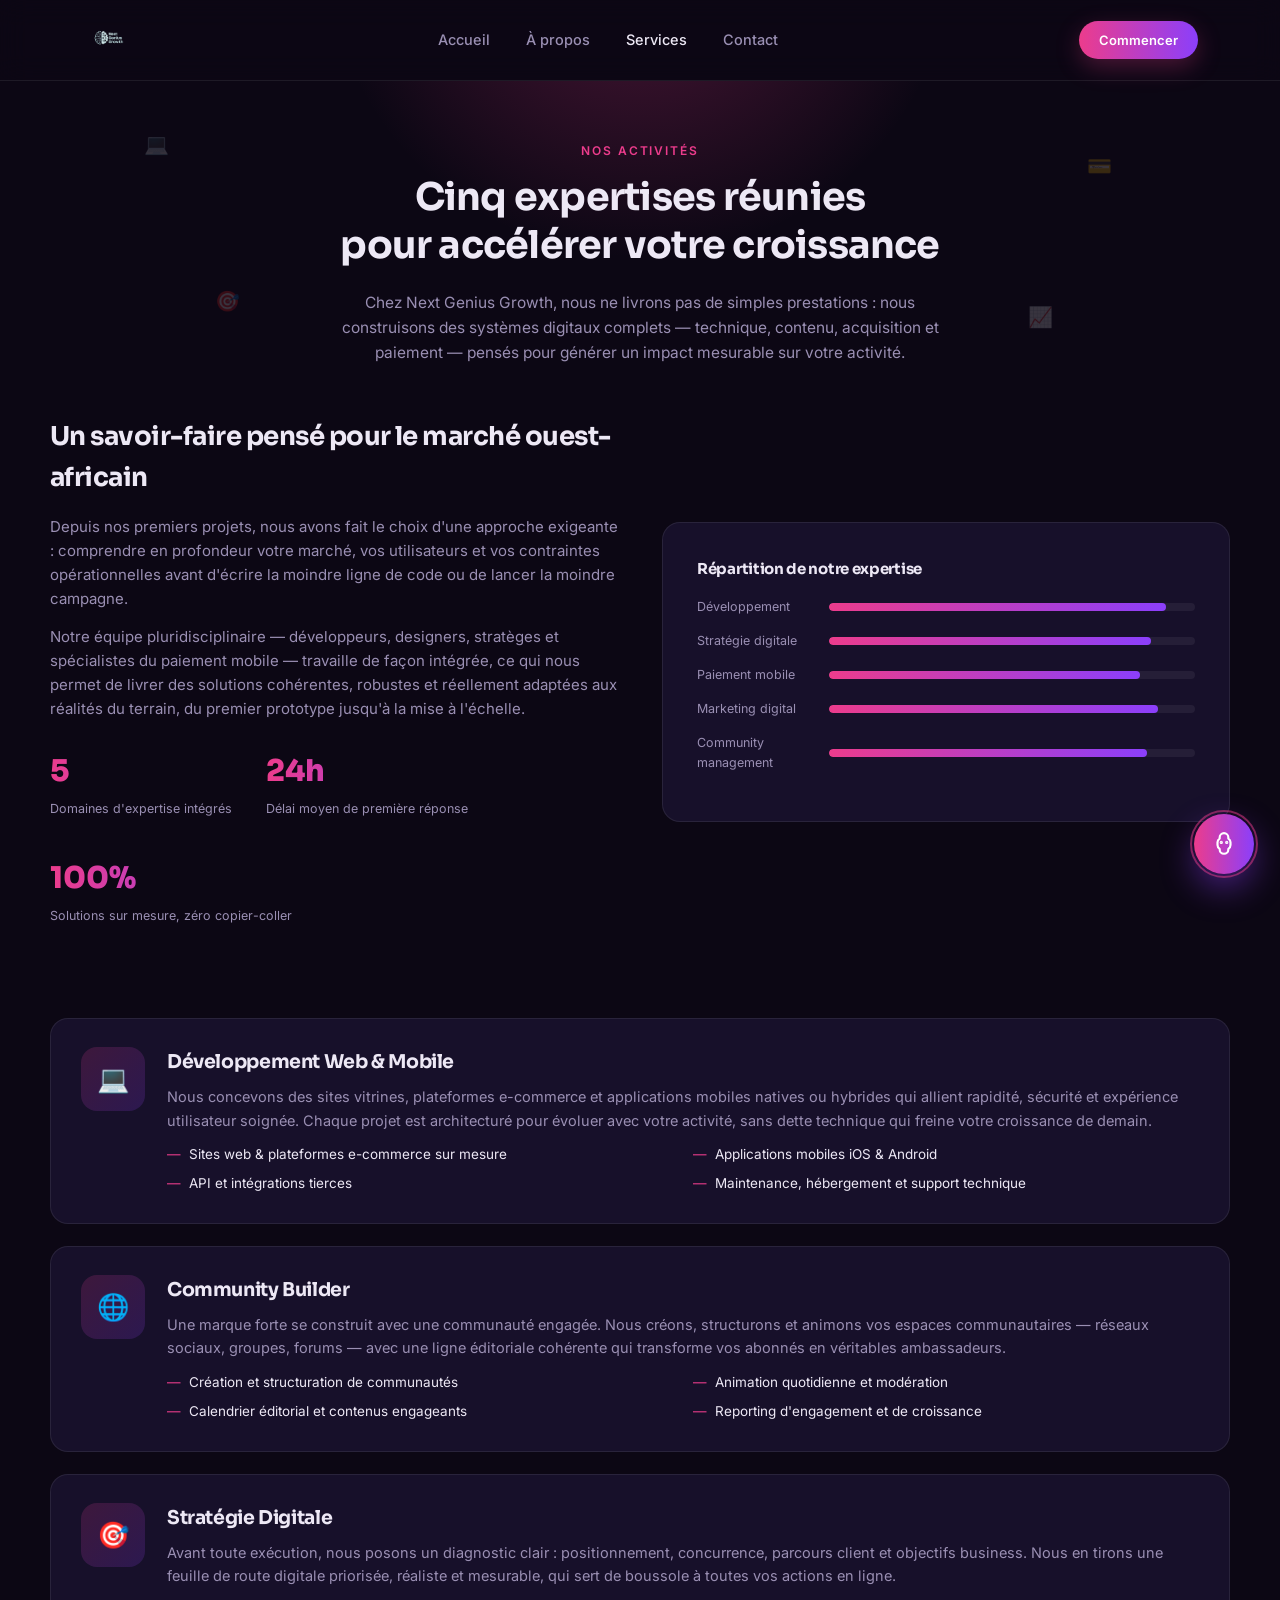
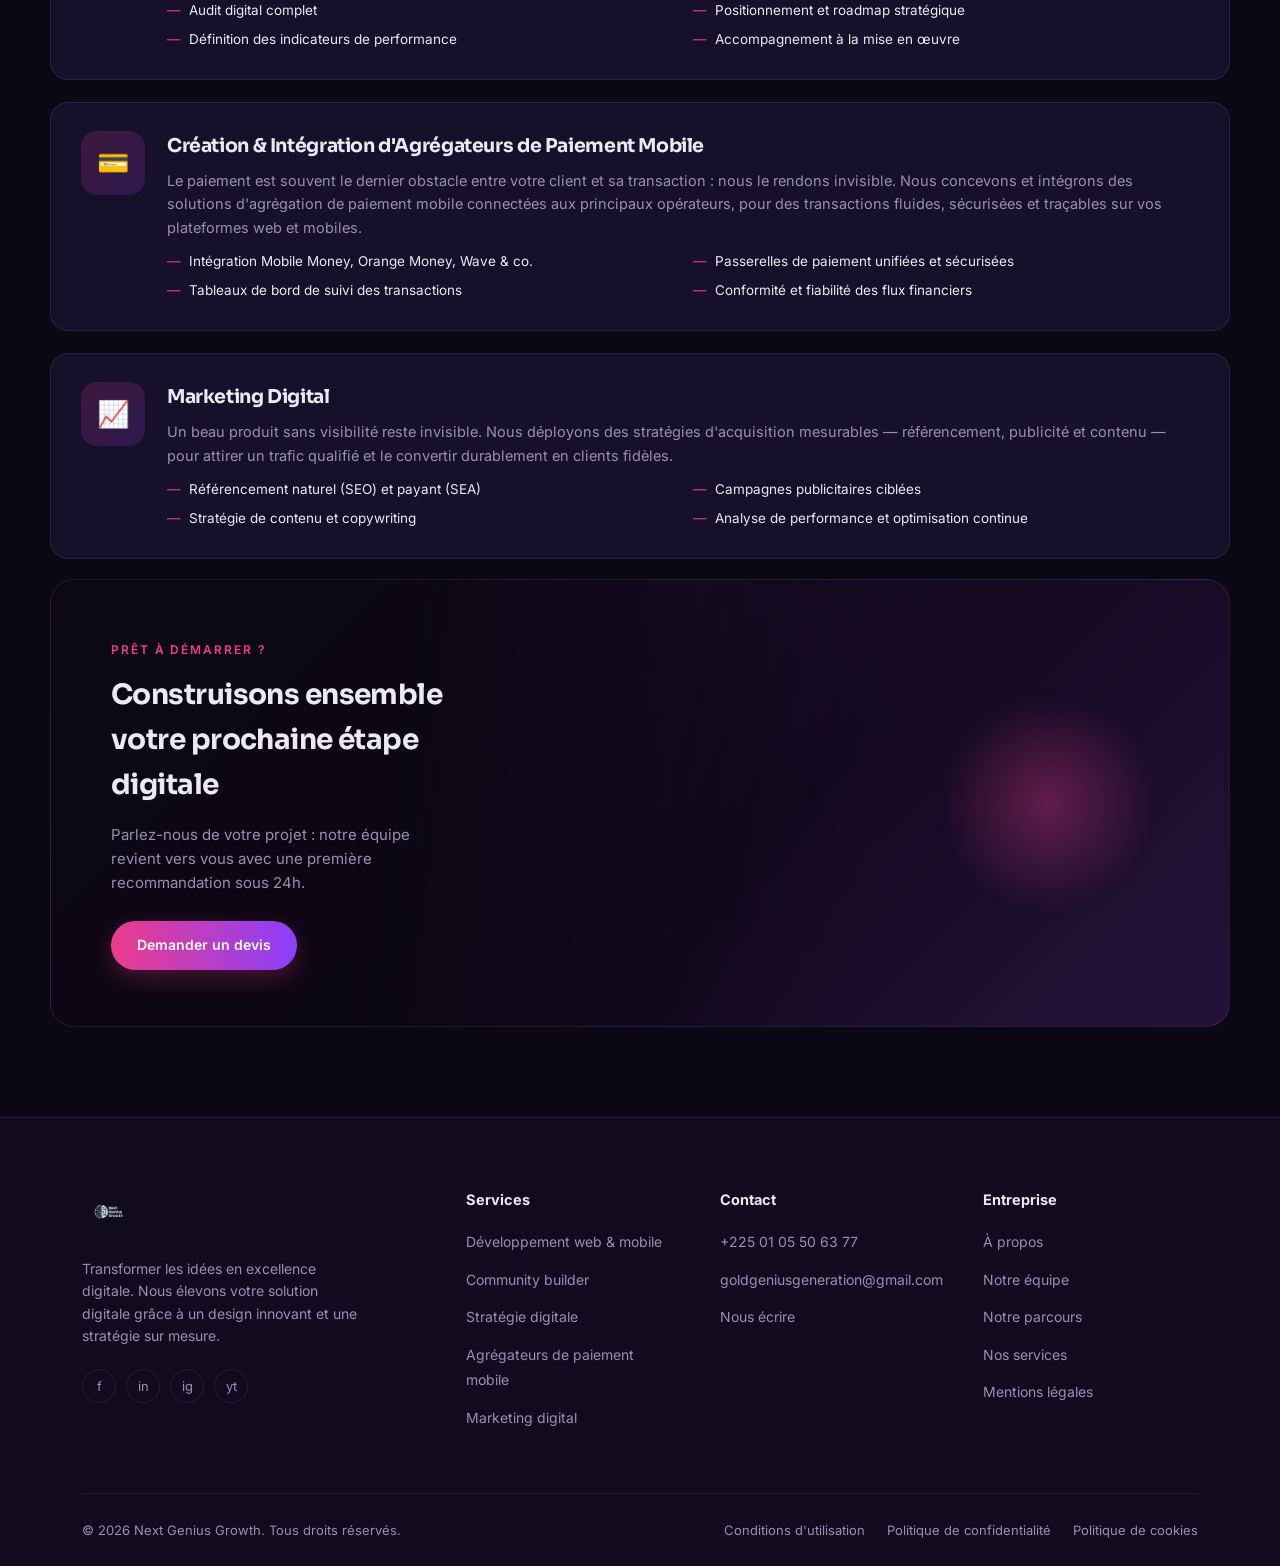
<file: services.html>
<!DOCTYPE html>
<html lang="fr" class="no-js">
<head>
<meta charset="UTF-8">
<meta name="viewport" content="width=device-width, initial-scale=1.0">
<title>Nos Services — Développement Web, Marketing & Paiement Mobile | Next Genius Growth</title>

<meta name="description" content="Développement web & mobile, community management, stratégie digitale, paiement mobile et marketing digital : découvrez les 5 expertises de Next Genius Growth à Abidjan.">
<meta name="keywords" content="développement web Abidjan, application mobile Côte d'Ivoire, community management, stratégie digitale, intégration paiement mobile, Mobile Money, Wave, Orange Money, marketing digital SEO SEA">
<meta name="author" content="Next Genius Growth">
<meta name="robots" content="index, follow, max-image-preview:large">
<link rel="canonical" href="https://nggrowth.space/services.html">

<link rel="icon" type="image/png" href="assets/icon.png">
<link rel="apple-touch-icon" href="assets/icon.png">

<meta property="og:type" content="website">
<meta property="og:site_name" content="Next Genius Growth">
<meta property="og:locale" content="fr_FR">
<meta property="og:title" content="Nos Services — Next Genius Growth">
<meta property="og:description" content="Cinq expertises intégrées : développement web & mobile, community management, stratégie digitale, paiement mobile et marketing digital.">
<meta property="og:image" content="https://nggrowth.space/assets/logo.png">
<meta property="og:url" content="https://nggrowth.space/services.html">

<meta name="twitter:card" content="summary_large_image">
<meta name="twitter:title" content="Nos Services — Next Genius Growth">
<meta name="twitter:description" content="Développement web & mobile, community management, stratégie digitale, paiement mobile et marketing digital.">
<meta name="twitter:image" content="https://nggrowth.space/assets/logo.png">

<link rel="stylesheet" href="style.css">

<script type="application/ld+json">
{
  "@context": "https://schema.org",
  "@type": "Service",
  "serviceType": "Développement web, marketing digital et paiement mobile",
  "provider": {
    "@type": "Organization",
    "name": "Next Genius Growth",
    "url": "https://nggrowth.space/"
  },
  "areaServed": "Côte d'Ivoire",
  "hasOfferCatalog": {
    "@type": "OfferCatalog",
    "name": "Services Next Genius Growth",
    "itemListElement": [
      {"@type":"Offer","itemOffered":{"@type":"Service","name":"Développement Web & Mobile"}},
      {"@type":"Offer","itemOffered":{"@type":"Service","name":"Community Builder"}},
      {"@type":"Offer","itemOffered":{"@type":"Service","name":"Stratégie Digitale"}},
      {"@type":"Offer","itemOffered":{"@type":"Service","name":"Agrégateurs de Paiement Mobile"}},
      {"@type":"Offer","itemOffered":{"@type":"Service","name":"Marketing Digital"}}
    ]
  }
}
</script>
<script type="application/ld+json">
{
  "@context": "https://schema.org",
  "@type": "BreadcrumbList",
  "itemListElement": [
    {"@type":"ListItem","position":1,"name":"Accueil","item":"https://nggrowth.space/index.html"},
    {"@type":"ListItem","position":2,"name":"Services","item":"https://nggrowth.space/services.html"}
  ]
}
</script>
</head>
<body>

<div id="siteContent" class="site-content">

<header>
  <nav>
    <a href="index.html" class="logo"><img src="assets/logo.png" alt="Next Genius Growth" class="logo-img"></a>
    <div class="nav-links">
      <a href="index.html">Accueil</a>
      <a href="apropos.html">À propos</a>
      <a href="services.html" class="active">Services</a>
      <a href="contact.html">Contact</a>
    </div>
    <div class="nav-cta">
      <a href="contact.html" class="btn btn-grad btn-small">Commencer</a>
      <button class="burger" aria-label="Menu"><span></span><span></span><span></span></button>
    </div>
  </nav>
</header>

<main>

  <!-- HERO SERVICES — animation unique : révélation masquée -->
  <section class="page-hero svc-hero container">
    <div class="svc-icon-orbit">
      <span style="top:15%; left:8%;">💻</span>
      <span style="top:65%; left:14%; animation-delay:1.2s;">🎯</span>
      <span style="top:22%; right:10%; animation-delay:2.4s;">💳</span>
      <span style="top:70%; right:15%; animation-delay:.8s;">📈</span>
    </div>
    <span class="eyebrow">Nos activités</span>
    <h1>
      <span class="mask-line"><span>Cinq expertises réunies</span></span><br>
      <span class="mask-line"><span>pour accélérer votre croissance</span></span>
    </h1>
    <p class="lead">Chez Next Genius Growth, nous ne livrons pas de simples prestations : nous construisons des systèmes digitaux complets — technique, contenu, acquisition et paiement — pensés pour générer un impact mesurable sur votre activité.</p>
  </section>

  <!-- INTRO / SAVOIR-FAIRE -->
  <section class="svc-intro container">
    <div class="svc-intro-grid">
      <div class="reveal-left">
        <h2>Un savoir-faire pensé pour le marché ouest-africain</h2>
        <p>Depuis nos premiers projets, nous avons fait le choix d'une approche exigeante : comprendre en profondeur votre marché, vos utilisateurs et vos contraintes opérationnelles avant d'écrire la moindre ligne de code ou de lancer la moindre campagne.</p>
        <p>Notre équipe pluridisciplinaire — développeurs, designers, stratèges et spécialistes du paiement mobile — travaille de façon intégrée, ce qui nous permet de livrer des solutions cohérentes, robustes et réellement adaptées aux réalités du terrain, du premier prototype jusqu'à la mise à l'échelle.</p>
        <div class="stats-row">
          <div class="stat">
            <span class="counter" data-target="5">0</span>
            <span class="label">Domaines d'expertise intégrés</span>
          </div>
          <div class="stat">
            <span class="counter" data-target="24" data-suffix="h">0h</span>
            <span class="label">Délai moyen de première réponse</span>
          </div>
          <div class="stat">
            <span class="counter" data-target="100" data-suffix="%">0%</span>
            <span class="label">Solutions sur mesure, zéro copier-coller</span>
          </div>
        </div>
      </div>
      <div class="svc-visual-card reveal-right">
        <h4>Répartition de notre expertise</h4>
        <div class="bar-row"><span>Développement</span><div class="bar-track"><div class="bar-fill" data-width="92"></div></div></div>
        <div class="bar-row"><span>Stratégie digitale</span><div class="bar-track"><div class="bar-fill" data-width="88"></div></div></div>
        <div class="bar-row"><span>Paiement mobile</span><div class="bar-track"><div class="bar-fill" data-width="85"></div></div></div>
        <div class="bar-row"><span>Marketing digital</span><div class="bar-track"><div class="bar-fill" data-width="90"></div></div></div>
        <div class="bar-row"><span>Community management</span><div class="bar-track"><div class="bar-fill" data-width="87"></div></div></div>
      </div>
    </div>
  </section>

  <!-- DÉTAIL DES SERVICES -->
  <section class="svc-detail container">
    <div class="svc-detail-list">

      <div class="svc-detail-item reveal">
        <div class="svc-detail-icon">💻</div>
        <div>
          <h3>Développement Web & Mobile</h3>
          <p>Nous concevons des sites vitrines, plateformes e-commerce et applications mobiles natives ou hybrides qui allient rapidité, sécurité et expérience utilisateur soignée. Chaque projet est architecturé pour évoluer avec votre activité, sans dette technique qui freine votre croissance de demain.</p>
          <ul>
            <li>Sites web & plateformes e-commerce sur mesure</li>
            <li>Applications mobiles iOS & Android</li>
            <li>API et intégrations tierces</li>
            <li>Maintenance, hébergement et support technique</li>
          </ul>
        </div>
      </div>

      <div class="svc-detail-item reveal" style="--d:.1s">
        <div class="svc-detail-icon">🌐</div>
        <div>
          <h3>Community Builder</h3>
          <p>Une marque forte se construit avec une communauté engagée. Nous créons, structurons et animons vos espaces communautaires — réseaux sociaux, groupes, forums — avec une ligne éditoriale cohérente qui transforme vos abonnés en véritables ambassadeurs.</p>
          <ul>
            <li>Création et structuration de communautés</li>
            <li>Animation quotidienne et modération</li>
            <li>Calendrier éditorial et contenus engageants</li>
            <li>Reporting d'engagement et de croissance</li>
          </ul>
        </div>
      </div>

      <div class="svc-detail-item reveal" style="--d:.2s">
        <div class="svc-detail-icon">🎯</div>
        <div>
          <h3>Stratégie Digitale</h3>
          <p>Avant toute exécution, nous posons un diagnostic clair : positionnement, concurrence, parcours client et objectifs business. Nous en tirons une feuille de route digitale priorisée, réaliste et mesurable, qui sert de boussole à toutes vos actions en ligne.</p>
          <ul>
            <li>Audit digital complet</li>
            <li>Positionnement et roadmap stratégique</li>
            <li>Définition des indicateurs de performance</li>
            <li>Accompagnement à la mise en œuvre</li>
          </ul>
        </div>
      </div>

      <div class="svc-detail-item reveal" style="--d:.3s">
        <div class="svc-detail-icon">💳</div>
        <div>
          <h3>Création & Intégration d'Agrégateurs de Paiement Mobile</h3>
          <p>Le paiement est souvent le dernier obstacle entre votre client et sa transaction : nous le rendons invisible. Nous concevons et intégrons des solutions d'agrégation de paiement mobile connectées aux principaux opérateurs, pour des transactions fluides, sécurisées et traçables sur vos plateformes web et mobiles.</p>
          <ul>
            <li>Intégration Mobile Money, Orange Money, Wave & co.</li>
            <li>Passerelles de paiement unifiées et sécurisées</li>
            <li>Tableaux de bord de suivi des transactions</li>
            <li>Conformité et fiabilité des flux financiers</li>
          </ul>
        </div>
      </div>

      <div class="svc-detail-item reveal" style="--d:.4s">
        <div class="svc-detail-icon">📈</div>
        <div>
          <h3>Marketing Digital</h3>
          <p>Un beau produit sans visibilité reste invisible. Nous déployons des stratégies d'acquisition mesurables — référencement, publicité et contenu — pour attirer un trafic qualifié et le convertir durablement en clients fidèles.</p>
          <ul>
            <li>Référencement naturel (SEO) et payant (SEA)</li>
            <li>Campagnes publicitaires ciblées</li>
            <li>Stratégie de contenu et copywriting</li>
            <li>Analyse de performance et optimisation continue</li>
          </ul>
        </div>
      </div>

    </div>
  </section>

  <!-- CTA FINAL -->
  <section class="showcase container">
    <div class="showcase-frame reveal-zoom">
      <div class="showcase-copy">
        <span class="eyebrow">Prêt à démarrer ?</span>
        <h2>Construisons ensemble votre prochaine étape digitale</h2>
        <p>Parlez-nous de votre projet : notre équipe revient vers vous avec une première recommandation sous 24h.</p>
        <a href="contact.html" class="btn btn-grad">Demander un devis</a>
      </div>
    </div>
  </section>

</main>

<footer>
  <div class="container">
    <div class="footer-grid">
      <div class="footer-brand">
        <a href="index.html" class="logo"><img src="assets/logo.png" alt="Next Genius Growth" class="logo-img"></a>
        <p>Transformer les idées en excellence digitale. Nous élevons votre solution digitale grâce à un design innovant et une stratégie sur mesure.</p>
        <div class="socials">
          <a href="#">f</a><a href="#">in</a><a href="#">ig</a><a href="#">yt</a>
        </div>
      </div>
      <div class="footer-col">
        <h5>Services</h5>
        <ul>
          <li><a href="services.html">Développement web & mobile</a></li>
          <li><a href="services.html">Community builder</a></li>
          <li><a href="services.html">Stratégie digitale</a></li>
          <li><a href="services.html">Agrégateurs de paiement mobile</a></li>
          <li><a href="services.html">Marketing digital</a></li>
        </ul>
      </div>
      <div class="footer-col">
        <h5>Contact</h5>
        <ul>
          <li><a href="tel:+2250105506377">+225 01 05 50 63 77</a></li>
          <li><a href="mailto:goldgeniusgeneration@gmail.com">goldgeniusgeneration@gmail.com</a></li>
          <li><a href="contact.html">Nous écrire</a></li>
        </ul>
      </div>
      <div class="footer-col">
        <h5>Entreprise</h5>
        <ul>
          <li><a href="apropos.html">À propos</a></li>
          <li><a href="apropos.html">Notre équipe</a></li>
          <li><a href="apropos.html">Notre parcours</a></li>
          <li><a href="services.html">Nos services</a></li>
          <li><a href="contact.html">Mentions légales</a></li>
        </ul>
      </div>
    </div>
    <div class="footer-bottom">
      <span>© 2026 Next Genius Growth. Tous droits réservés.</span>
      <div class="links">
        <a href="#">Conditions d'utilisation</a>
        <a href="#">Politique de confidentialité</a>
        <a href="#">Politique de cookies</a>
      </div>
    </div>
  </div>
</footer>

</div><!-- /siteContent -->

<!-- ===== FENÊTRE FLOTTANTE — spécifique à la page Services ===== -->
<div id="floatingServiceCard" class="floating-service-card">
  <button id="floatingServiceClose" class="fsc-close" aria-label="Fermer">✕</button>
  <div class="fsc-icon">🚀</div>
  <h4>Un projet précis en tête ?</h4>
  <p>Dites-nous ce dont vous avez besoin — développement, paiement mobile, marketing — et recevez une réponse sous 24h.</p>
  <a href="contact.html" class="btn btn-grad btn-small">Discuter de mon projet</a>
</div>
<button id="floatingServiceTab" class="floating-service-tab">🚀 Discutons de votre projet</button>

<script src="script.js" defer></script>
<script>
  // Anime les barres de compétences une fois visibles
  document.addEventListener('DOMContentLoaded', () => {
    const card = document.querySelector('.svc-visual-card');
    if(!card) return;
    const obs = new IntersectionObserver((entries) => {
      entries.forEach(e => {
        if(e.isIntersecting){
          document.querySelectorAll('.bar-fill').forEach(bar => {
            bar.style.width = bar.dataset.width + '%';
          });
          obs.disconnect();
        }
      });
    }, { threshold: 0.3 });
    obs.observe(card);
  });
</script>
</body>
</html>
</file>
<file: style.css>
@import url('https://fonts.googleapis.com/css2?family=Sora:wght@400;500;600;700;800&family=Inter:wght@400;500;600&display=swap');

:root{
  --bg: #0c0714;
  --bg-2: #120a1f;
  --panel: #17102a;
  --panel-light: #1e1533;
  --border: rgba(255,255,255,0.08);
  --text: #ede8f5;
  --muted: #9a8fb3;
  --pink: #ec3c8c;
  --purple: #8b3ffb;
  --orange: #ff9a5c;
  --grad: linear-gradient(90deg, var(--pink), var(--purple));
  --grad-soft: linear-gradient(135deg, rgba(236,60,140,0.18), rgba(139,63,251,0.18));
  --radius: 18px;
}

*{box-sizing:border-box; margin:0; padding:0;}
html{scroll-behavior:smooth;}
body{
  background: var(--bg);
  color: var(--text);
  font-family:'Inter', sans-serif;
  line-height:1.6;
  overflow-x:hidden;
}
h1,h2,h3,h4{font-family:'Sora', sans-serif; font-weight:700; letter-spacing:-0.02em;}
a{text-decoration:none; color:inherit;}
ul{list-style:none;}
img{max-width:100%; display:block;}
.container{max-width:1180px; margin:0 auto; padding:0 32px;}

/* Buttons */
.btn{
  display:inline-flex; align-items:center; gap:8px;
  padding:13px 26px; border-radius:100px;
  font-weight:600; font-size:14px; font-family:'Inter', sans-serif;
  border:none; cursor:pointer; transition:transform .25s ease, box-shadow .25s ease;
  white-space:nowrap;
}
.btn-grad{
  background: var(--grad);
  color:#fff;
  box-shadow:0 8px 24px rgba(236,60,140,0.28);
}
.btn-grad:hover{transform:translateY(-2px); box-shadow:0 12px 30px rgba(236,60,140,0.4);}
.btn-outline{
  background:transparent; color:var(--text); border:1px solid var(--border);
}
.btn-outline:hover{border-color:rgba(255,255,255,0.25); background:rgba(255,255,255,0.03);}
.btn-small{padding:9px 20px; font-size:13px;}

.eyebrow{
  display:inline-block; font-size:12px; font-weight:600; letter-spacing:0.16em;
  text-transform:uppercase; color:var(--pink); margin-bottom:14px;
}

.site-content{ opacity:1; }

/* ===== NAV ===== */
header{
  position:sticky; top:0; z-index:100;
  background:rgba(12,7,20,0.75);
  backdrop-filter:blur(14px);
  border-bottom:1px solid var(--border);
}
nav{
  display:flex; align-items:center; justify-content:space-between;
  padding:14px 32px; max-width:1180px; margin:0 auto;
  position:relative;
}
.logo{display:flex; align-items:center; gap:10px;}
.logo-img{height:52px; width:auto;}
.nav-links{display:flex; align-items:center; gap:36px;}
.nav-links a{font-size:14.5px; color:var(--muted); font-weight:500; transition:color .2s;}
.nav-links a:hover{color:var(--text);}
.nav-links a.active{color:var(--text);}
.nav-cta{display:flex; align-items:center; gap:20px;}
.burger{display:none; flex-direction:column; gap:5px; cursor:pointer; background:none; border:none;}
.burger span{width:22px; height:2px; background:var(--text);}

/* ===== HERO ===== */
.hero{
  position:relative;
  padding:80px 0 110px;
  overflow:hidden;
}
.hero::before{
  content:'';
  position:absolute; top:-200px; right:-160px;
  width:600px; height:600px; border-radius:50%;
  background:radial-gradient(circle, rgba(139,63,251,0.35), transparent 70%);
  filter:blur(10px);
  pointer-events:none;
}
.hero-grid{
  display:grid; grid-template-columns:1fr 1fr; align-items:center; gap:50px;
  position:relative; z-index:2;
}
.hero-copy h1{
  font-size:46px; line-height:1.15; margin-bottom:22px;
}
.hero-copy h1 .accent{
  background:var(--grad);
  -webkit-background-clip:text; background-clip:text; color:transparent;
}
.hero-copy p{color:var(--muted); font-size:16px; max-width:440px; margin-bottom:34px;}

.hero-visual{position:relative; display:flex; justify-content:center;}
.monitor{
  width:100%; max-width:440px;
  background:#0a0612;
  border-radius:16px;
  border:1px solid rgba(255,255,255,0.08);
  box-shadow:0 40px 90px -20px rgba(0,0,0,0.7), 0 0 90px rgba(139,63,251,0.25);
  padding:12px;
  transform:perspective(900px) rotateY(-6deg) rotateX(2deg);
}
.monitor-screen{
  aspect-ratio:16/10.5;
  border-radius:9px;
  background:linear-gradient(160deg, #1b1030, #100a1e 60%, #23113a);
  position:relative; overflow:hidden;
  padding:20px;
}
.monitor-screen .badge{
  display:inline-block; font-size:9px; padding:5px 10px; border-radius:20px;
  background:var(--grad); color:#fff; font-weight:700; margin-bottom:12px;
}
.monitor-screen h4{color:#fff; font-size:16px; max-width:70%; line-height:1.35; margin-bottom:16px;}
.monitor-screen .bars{display:flex; flex-direction:column; gap:8px; width:55%;}
.monitor-screen .bars div{height:8px; border-radius:4px; background:rgba(255,255,255,0.12);}
.monitor-screen .bars div:nth-child(1){width:100%; background:var(--grad);}
.monitor-screen .bars div:nth-child(2){width:75%;}
.monitor-screen .bars div:nth-child(3){width:60%;}
.monitor-stand{
  width:70px; height:46px; margin:0 auto;
  background:linear-gradient(#e9e9ee,#c7c7d1);
  clip-path:polygon(35% 0, 65% 0, 100% 100%, 0 100%);
}
.monitor-base{
  width:150px; height:10px; margin:0 auto; border-radius:6px;
  background:linear-gradient(#f1f1f4,#c9c9d3);
}
.kb{
  width:220px; height:14px; margin:10px auto 0; border-radius:4px;
  background:linear-gradient(#f4f4f7,#d2d2da);
}
.glow-dot{
  position:absolute; width:14px; height:14px; border-radius:50%;
  background:var(--pink); box-shadow:0 0 20px 6px rgba(236,60,140,0.6);
}
.glow-dot.d1{top:10%; left:-4%;}
.glow-dot.d2{bottom:14%; right:-2%; background:var(--purple); box-shadow:0 0 20px 6px rgba(139,63,251,0.6);}

/* ===== DESCRIPTIONS / FEATURE ===== */
.split{
  display:grid; grid-template-columns:1.35fr 1fr; gap:36px;
  padding:70px 0;
}
.split h2{font-size:26px; margin-bottom:6px;}
.desc-block{margin-bottom:26px;}
.desc-block p{color:var(--muted); font-size:15px;}
.checklist{
  display:grid; grid-template-columns:1fr 1fr; gap:12px 24px; margin-top:26px;
}
.checklist li{
  display:flex; align-items:flex-start; gap:10px; font-size:14.5px; color:var(--text);
}
.checklist li::before{
  content:'✓'; flex:none; width:18px; height:18px; border-radius:50%;
  background:var(--grad); color:#fff; font-size:11px; font-weight:800;
  display:flex; align-items:center; justify-content:center; margin-top:2px;
}

.feature-card{
  background:var(--panel);
  border:1px solid var(--border);
  border-radius:var(--radius);
  padding:32px;
  align-self:start;
}
.feature-card h3{font-size:19px; margin-bottom:20px;}
.feature-card ul li{
  display:flex; align-items:center; gap:12px;
  padding:11px 0; border-bottom:1px solid var(--border);
  font-size:14.5px; color:var(--text);
}
.feature-card ul li:last-of-type{border-bottom:none;}
.feature-card ul li .dot{
  width:8px; height:8px; border-radius:50%; background:var(--grad); flex:none;
}
.feature-card .btn{width:100%; justify-content:center; margin-top:22px;}

/* ===== PROCESS ===== */
.process{
  position:relative;
  padding:90px 0;
  text-align:center;
}
.process::before{
  content:'';
  position:absolute; top:0; left:50%; transform:translateX(-50%);
  width:520px; height:260px;
  background:radial-gradient(ellipse at top, rgba(139,63,251,0.35), transparent 70%);
  pointer-events:none;
}
.process-head{position:relative; z-index:2; max-width:640px; margin:0 auto 56px;}
.process-head h2{font-size:30px; margin-top:8px;}
.steps{
  display:grid; grid-template-columns:repeat(4,1fr); gap:24px;
  position:relative; z-index:2;
}
.step-card{
  background:var(--panel);
  border:1px solid var(--border);
  border-radius:var(--radius);
  padding:34px 22px 26px;
}
.step-icon{
  width:60px; height:60px; border-radius:50%;
  background:var(--grad);
  display:flex; align-items:center; justify-content:center;
  margin:0 auto 18px;
  font-family:'Sora'; font-weight:700; color:#fff; font-size:18px;
}
.step-card h4{font-size:16px; margin-bottom:8px;}
.step-card p{color:var(--muted); font-size:13.5px; margin-bottom:18px;}

/* ===== SERVICES ===== */
.services{padding:20px 0 90px; text-align:center;}
.services-head{max-width:640px; margin:0 auto 50px;}
.services-head h2{font-size:30px; margin-bottom:14px;}
.services-head p{color:var(--muted); font-size:15px;}
.services-grid{
  display:grid; grid-template-columns:repeat(3,1fr); gap:24px;
  text-align:left;
}
.service-card{
  background:var(--panel);
  border:1px solid var(--border);
  border-radius:var(--radius);
  padding:32px 28px;
  transition:transform .25s ease, border-color .25s ease;
}
.service-card:hover{transform:translateY(-4px); border-color:rgba(236,60,140,0.35);}
.service-icon{
  width:52px; height:52px; border-radius:14px;
  background:var(--grad-soft);
  display:flex; align-items:center; justify-content:center;
  font-size:22px; margin-bottom:18px;
}
.service-card h4{font-size:16.5px; margin-bottom:10px;}
.service-card p{color:var(--muted); font-size:13.5px;}
.service-card-cta{
  background:var(--grad-soft);
  border:1px solid rgba(236,60,140,0.3);
  display:flex; flex-direction:column; justify-content:center; align-items:flex-start;
  gap:6px;
}
.service-card-cta h4{margin-bottom:4px;}
.service-card-cta p{margin-bottom:16px;}

/* ===== CONTACT ===== */
.contact{padding:20px 0 100px; text-align:center;}
.contact-head{max-width:560px; margin:0 auto 40px;}
.contact-head h2{font-size:28px; margin-bottom:12px;}
.contact-head p{color:var(--muted); font-size:15px;}
.contact-grid{
  display:grid; grid-template-columns:repeat(2,1fr); gap:22px;
  max-width:760px; margin:0 auto;
}
.contact-card{
  display:flex; align-items:center; gap:16px; text-align:left;
  background:var(--panel);
  border:1px solid var(--border);
  border-radius:var(--radius);
  padding:24px 26px;
  transition:transform .25s ease, border-color .25s ease;
}
.contact-card:hover{transform:translateY(-4px); border-color:rgba(139,63,251,0.4);}
.contact-icon{
  width:50px; height:50px; border-radius:50%; flex:none;
  background:var(--grad);
  display:flex; align-items:center; justify-content:center;
  font-size:20px;
}
.contact-label{font-size:12px; color:var(--muted); text-transform:uppercase; letter-spacing:0.05em; display:block; margin-bottom:4px;}
.contact-value{font-size:15px; font-weight:600; color:var(--text); word-break:break-word;}

/* ===== SHOWCASE / CTA IMAGE ===== */
.showcase{
  position:relative; padding:0 0 90px;
}
.showcase-frame{
  position:relative; border-radius:24px; overflow:hidden;
  min-height:420px;
  background:
    linear-gradient(100deg, rgba(10,6,17,0.9) 30%, rgba(10,6,17,0.15) 70%),
    linear-gradient(135deg, #241338, #150a24 60%, #2a1440);
  display:flex; align-items:center;
  border:1px solid var(--border);
}
.showcase-frame::after{
  content:'';
  position:absolute; right:6%; top:50%; transform:translateY(-50%);
  width:220px; height:220px; border-radius:50%;
  background:radial-gradient(circle, rgba(236,60,140,0.35), transparent 70%);
  filter:blur(6px);
}
.showcase-copy{
  position:relative; z-index:2; max-width:460px; padding:56px 60px;
}
.showcase-copy h2{font-size:28px; margin-bottom:16px;}
.showcase-copy p{color:var(--muted); font-size:15px; margin-bottom:26px;}

/* ===== TESTIMONIALS ===== */
.testimonials{padding:30px 0 100px; text-align:center;}
.testimonials h2{font-size:28px; margin-bottom:50px;}
.t-grid{display:grid; grid-template-columns:repeat(3,1fr); gap:24px;}
.t-card{
  background:var(--panel);
  border:1px solid var(--border);
  border-radius:var(--radius);
  padding:30px 26px;
  text-align:left;
}
.t-card p{font-size:14.5px; color:var(--text); margin-bottom:22px;}
.t-person{display:flex; align-items:center; gap:12px;}
.t-avatar{
  width:42px; height:42px; border-radius:50%;
  background:var(--grad);
  display:flex; align-items:center; justify-content:center;
  font-weight:700; font-family:'Sora'; color:#fff; font-size:15px; flex:none;
}
.t-person strong{font-size:14px; display:block;}
.t-person span{font-size:12px; color:var(--muted); text-transform:uppercase; letter-spacing:0.04em;}
.t-dots{display:flex; justify-content:center; gap:8px; margin-top:38px;}
.t-dots span{width:6px; height:6px; border-radius:50%; background:var(--border);}
.t-dots span.on{background:var(--grad); width:20px; border-radius:4px;}

/* ===== FOOTER ===== */
footer{border-top:1px solid var(--border); padding:70px 0 26px; background:var(--bg-2);}
.footer-grid{
  display:grid; grid-template-columns:1.6fr 1fr 1fr 1fr; gap:40px;
  padding-bottom:50px;
}
.footer-brand p{color:var(--muted); font-size:14px; margin:18px 0 22px; max-width:280px;}
.socials{display:flex; gap:10px;}
.socials a{
  width:34px; height:34px; border-radius:50%; border:1px solid var(--border);
  display:flex; align-items:center; justify-content:center; font-size:13px;
  color:var(--muted); transition:.2s;
}
.socials a:hover{background:var(--grad); color:#fff; border-color:transparent;}
.footer-col h5{font-size:14.5px; margin-bottom:18px;}
.footer-col ul li{margin-bottom:12px;}
.footer-col ul li a{color:var(--muted); font-size:14px; transition:color .2s;}
.footer-col ul li a:hover{color:var(--text);}
.footer-bottom{
  display:flex; justify-content:space-between; align-items:center;
  padding-top:26px; border-top:1px solid var(--border);
  font-size:13px; color:var(--muted); flex-wrap:wrap; gap:12px;
}
.footer-bottom .links{display:flex; gap:22px;}

/* ===== POPUP MODAL ===== */
.popup-overlay{
  position:fixed; inset:0; z-index:1000;
  background:rgba(6,3,12,0.72);
  backdrop-filter:blur(4px);
  display:flex; align-items:center; justify-content:center;
  opacity:0; visibility:hidden; pointer-events:none;
  transition:opacity .35s ease, visibility .35s ease;
  padding:20px;
}
.popup-overlay.open{ opacity:1; visibility:visible; pointer-events:auto; }
.popup-card{
  position:relative;
  width:100%; max-width:420px;
  background:var(--panel);
  border:1px solid var(--border);
  border-radius:var(--radius);
  padding:36px 32px;
  text-align:center;
  transform:translateY(16px) scale(0.97);
  transition:transform .35s ease;
  box-shadow:0 40px 90px -20px rgba(0,0,0,0.6);
}
.popup-overlay.open .popup-card{ transform:translateY(0) scale(1); }
.popup-close{
  position:absolute; top:14px; right:14px;
  width:32px; height:32px; border-radius:50%;
  background:rgba(255,255,255,0.06); border:1px solid var(--border);
  color:var(--text); font-size:15px; cursor:pointer;
  display:flex; align-items:center; justify-content:center;
  transition:.2s;
}
.popup-close:hover{background:var(--grad); border-color:transparent;}
.popup-icon{
  width:56px; height:56px; border-radius:50%; margin:0 auto 18px;
  background:var(--grad); display:flex; align-items:center; justify-content:center;
  font-size:22px;
}
.popup-card h3{font-size:20px; margin-bottom:10px;}
.popup-card p{color:var(--muted); font-size:14px; margin-bottom:22px;}
.popup-form{display:flex; flex-direction:column; gap:12px;}
.popup-form input{
  width:100%; padding:12px 16px; border-radius:10px;
  background:var(--bg-2); border:1px solid var(--border); color:var(--text);
  font-size:14px; font-family:'Inter', sans-serif;
}
.popup-form input:focus{outline:none; border-color:var(--purple);}
.popup-form .btn{justify-content:center; margin-top:4px;}
.popup-fine{font-size:11.5px; color:var(--muted); margin-top:14px;}

/* ===== AI CHAT WIDGET ===== */
.ai-toggle{
  position:fixed; bottom:26px; right:26px; z-index:900;
  width:60px; height:60px; border-radius:50%;
  background:var(--grad); border:none; cursor:pointer;
  display:flex; align-items:center; justify-content:center;
  box-shadow:0 14px 34px rgba(139,63,251,0.45);
  transition:transform .25s ease;
}
.ai-toggle:hover{transform:scale(1.06);}
.ai-toggle svg{width:26px; height:26px;}
.ai-toggle .ping{
  position:absolute; inset:-4px; border-radius:50%;
  border:2px solid rgba(236,60,140,0.5);
  animation:ping-ring 2.2s ease-out infinite;
}
@keyframes ping-ring{
  0%{transform:scale(0.9); opacity:0.9;}
  80%{transform:scale(1.35); opacity:0;}
  100%{opacity:0;}
}

.ai-chat{
  position:fixed; bottom:100px; right:26px; z-index:900;
  width:340px; max-width:calc(100vw - 40px);
  height:460px; max-height:70vh;
  background:var(--panel);
  border:1px solid var(--border);
  border-radius:20px;
  display:flex; flex-direction:column;
  overflow:hidden;
  box-shadow:0 30px 70px -20px rgba(0,0,0,0.65);
  transform:translateY(16px) scale(0.96);
  opacity:0; visibility:hidden; pointer-events:none;
  transition:opacity .3s ease, transform .3s ease, visibility .3s ease;
}
.ai-chat.open{ opacity:1; visibility:visible; pointer-events:auto; transform:translateY(0) scale(1); }
.ai-chat-head{
  display:flex; align-items:center; gap:10px;
  padding:16px 18px; background:var(--grad); color:#fff;
}
.ai-chat-head img{width:30px; height:30px; border-radius:50%; background:#fff; padding:3px;}
.ai-chat-head div strong{font-size:14px; display:block;}
.ai-chat-head div span{font-size:11.5px; opacity:0.85; display:flex; align-items:center; gap:5px;}
.ai-chat-head div span::before{content:''; width:7px; height:7px; border-radius:50%; background:#4ef58c; display:inline-block;}
.ai-chat-close{
  margin-left:auto; background:none; border:none; color:#fff; font-size:16px; cursor:pointer; opacity:0.85;
}
.ai-chat-body{
  flex:1; padding:16px; overflow-y:auto;
  display:flex; flex-direction:column; gap:10px;
  background:var(--bg-2);
}
.ai-msg{
  max-width:82%; padding:10px 14px; border-radius:14px; font-size:13.5px; line-height:1.5;
}
.ai-msg.bot{
  align-self:flex-start;
  background:var(--panel-light); border:1px solid var(--border); border-bottom-left-radius:4px;
}
.ai-msg.user{
  align-self:flex-end;
  background:var(--grad); color:#fff; border-bottom-right-radius:4px;
}
.ai-typing{
  align-self:flex-start; display:flex; gap:4px; padding:12px 14px;
  background:var(--panel-light); border:1px solid var(--border); border-radius:14px; border-bottom-left-radius:4px;
}
.ai-typing span{width:6px; height:6px; border-radius:50%; background:var(--muted); animation:typing-bounce 1.2s infinite;}
.ai-typing span:nth-child(2){animation-delay:.15s;}
.ai-typing span:nth-child(3){animation-delay:.3s;}
@keyframes typing-bounce{ 0%,60%,100%{transform:translateY(0); opacity:.5;} 30%{transform:translateY(-4px); opacity:1;} }
.ai-chat-foot{
  display:flex; gap:8px; padding:12px; border-top:1px solid var(--border); background:var(--panel);
}
.ai-chat-foot input{
  flex:1; padding:11px 14px; border-radius:100px;
  background:var(--bg-2); border:1px solid var(--border); color:var(--text); font-size:13.5px;
  font-family:'Inter', sans-serif;
}
.ai-chat-foot input:focus{outline:none; border-color:var(--purple);}
.ai-chat-foot button{
  width:40px; height:40px; border-radius:50%; border:none; cursor:pointer;
  background:var(--grad); color:#fff; display:flex; align-items:center; justify-content:center; flex:none;
}

/* ===== SCROLL REVEAL ANIMATIONS ===== */
.reveal, .reveal-left, .reveal-right, .reveal-zoom{
  opacity:0;
  transition:opacity .8s ease, transform .8s cubic-bezier(.16,.84,.44,1);
  transition-delay:var(--d, 0s);
}
.reveal{ transform:translateY(32px); }
.reveal-left{ transform:translateX(-55px); }
.reveal-right{ transform:translateX(55px); }
.reveal-zoom{ transform:scale(.82); }
.reveal.in-view, .reveal-left.in-view, .reveal-right.in-view, .reveal-zoom.in-view{
  opacity:1; transform:none;
}
/* Sécurité : si JS est bloqué/désactivé, on n'affiche jamais un contenu invisible */
.no-js .reveal, .no-js .reveal-left, .no-js .reveal-right, .no-js .reveal-zoom{
  opacity:1; transform:none;
}
@media (prefers-reduced-motion: reduce){
  .reveal, .reveal-left, .reveal-right, .reveal-zoom{
    transition:none; opacity:1; transform:none;
  }
}

/* ===== SUB-PAGE HERO BANNER (Services / À propos / Contact) ===== */
.page-hero{
  position:relative;
  padding:60px 0 30px;
  text-align:center;
  overflow:hidden;
}
.page-hero .eyebrow{display:block;}

/* ===== SERVICES — animation unique : révélation masquée ligne par ligne ===== */
.svc-hero{ position:relative; }
.svc-hero::before{
  content:'';
  position:absolute; top:-140px; left:50%; transform:translateX(-50%);
  width:640px; height:320px;
  background:radial-gradient(ellipse at top, rgba(236,60,140,0.3), transparent 70%);
  pointer-events:none;
}
.svc-hero .mask-line{ overflow:hidden; }
.svc-hero h1{ font-size:38px; line-height:1.25; }
.svc-hero .mask-line span{
  display:inline-block;
  transform:translateY(115%);
  animation:mask-up .85s cubic-bezier(.16,.84,.44,1) forwards;
}
.svc-hero .mask-line:nth-child(1) span{ animation-delay:.08s; }
.svc-hero .mask-line:nth-child(2) span{ animation-delay:.2s; background:var(--grad); -webkit-background-clip:text; background-clip:text; -webkit-text-fill-color:transparent; }
@keyframes mask-up{ to{ transform:translateY(0); } }
.svc-hero p.lead{
  max-width:620px; margin:22px auto 0; color:var(--muted); font-size:15.5px;
  opacity:0; animation:fade-up-in .8s ease forwards; animation-delay:.55s;
}
@keyframes fade-up-in{ from{opacity:0; transform:translateY(18px);} to{opacity:1; transform:translateY(0);} }
.svc-icon-orbit{
  position:absolute; inset:0; pointer-events:none; z-index:0;
}
.svc-icon-orbit span{
  position:absolute; font-size:20px; opacity:.18;
  animation:orbit-float 7s ease-in-out infinite;
}
@keyframes orbit-float{ 0%,100%{transform:translateY(0) rotate(0deg);} 50%{transform:translateY(-18px) rotate(8deg);} }

.svc-intro{ padding:20px 0 10px; }
.svc-intro-grid{ display:grid; grid-template-columns:1fr 1fr; gap:44px; align-items:center; }
.svc-intro h2{ font-size:26px; margin-bottom:16px; }
.svc-intro p{ color:var(--muted); font-size:15px; margin-bottom:14px; }
.svc-intro .stats-row{ display:flex; gap:34px; margin-top:26px; flex-wrap:wrap; }
.svc-intro .stat{ text-align:left; }
.svc-intro .stat .counter{
  font-family:'Sora'; font-size:30px; font-weight:800;
  background:var(--grad); -webkit-background-clip:text; background-clip:text; -webkit-text-fill-color:transparent;
  display:block;
}
.svc-intro .stat span.label{ font-size:12.5px; color:var(--muted); }
.svc-visual-card{
  background:var(--panel); border:1px solid var(--border); border-radius:var(--radius);
  padding:34px; position:relative;
}
.svc-visual-card h4{ font-size:15px; margin-bottom:16px; }
.svc-visual-card .bar-row{ display:flex; align-items:center; gap:12px; margin-bottom:14px; }
.svc-visual-card .bar-row span{ font-size:12.5px; color:var(--muted); width:120px; flex:none; }
.svc-visual-card .bar-track{ flex:1; height:8px; border-radius:6px; background:rgba(255,255,255,0.06); overflow:hidden; }
.svc-visual-card .bar-fill{ height:100%; border-radius:6px; background:var(--grad); width:0%; transition:width 1.4s cubic-bezier(.16,.84,.44,1); }
.svc-visual-card.in-view .bar-fill{ }

.svc-detail{ padding:80px 0 20px; }
.svc-detail-list{ display:flex; flex-direction:column; gap:22px; }
.svc-detail-item{
  display:grid; grid-template-columns:64px 1fr; gap:22px;
  background:var(--panel); border:1px solid var(--border); border-radius:var(--radius);
  padding:28px 30px;
}
.svc-detail-icon{
  width:64px; height:64px; border-radius:16px; background:var(--grad-soft);
  display:flex; align-items:center; justify-content:center; font-size:26px;
}
.svc-detail-item h3{ font-size:19px; margin-bottom:8px; }
.svc-detail-item p{ color:var(--muted); font-size:14.5px; margin-bottom:12px; }
.svc-detail-item ul{ display:grid; grid-template-columns:1fr 1fr; gap:8px 20px; }
.svc-detail-item ul li{ font-size:13.5px; color:var(--text); display:flex; gap:8px; align-items:flex-start; }
.svc-detail-item ul li::before{ content:'—'; color:var(--pink); flex:none; }

/* ===== FLOATING SERVICE CARD ===== */
.floating-service-card{
  position:fixed; bottom:26px; left:26px; z-index:850;
  width:300px; max-width:calc(100vw - 40px);
  background:var(--panel); border:1px solid var(--border); border-radius:18px;
  padding:22px 22px 20px;
  box-shadow:0 30px 70px -20px rgba(0,0,0,0.6);
  transform:translateY(24px) scale(.95);
  opacity:0; visibility:hidden; pointer-events:none;
  transition:opacity .35s ease, transform .35s ease, visibility .35s ease;
}
.floating-service-card.open{ opacity:1; visibility:visible; pointer-events:auto; transform:translateY(0) scale(1); }
.floating-service-card .fsc-close{
  position:absolute; top:12px; right:12px; width:26px; height:26px; border-radius:50%;
  background:rgba(255,255,255,0.06); border:1px solid var(--border); color:var(--text);
  cursor:pointer; font-size:12px; display:flex; align-items:center; justify-content:center;
}
.floating-service-card .fsc-icon{
  width:44px; height:44px; border-radius:12px; background:var(--grad);
  display:flex; align-items:center; justify-content:center; font-size:19px; margin-bottom:12px;
}
.floating-service-card h4{ font-size:15px; margin-bottom:6px; }
.floating-service-card p{ font-size:13px; color:var(--muted); margin-bottom:14px; }
.floating-service-card .btn{ width:100%; justify-content:center; }
.floating-service-tab{
  position:fixed; bottom:26px; left:26px; z-index:850;
  padding:12px 18px; border-radius:100px;
  background:var(--grad); color:#fff; font-size:13px; font-weight:600;
  border:none; cursor:pointer; box-shadow:0 14px 34px rgba(139,63,251,0.4);
  display:none; align-items:center; gap:8px;
}
.floating-service-tab.show{ display:flex; }

/* ===== À PROPOS — animation unique : convergence gauche/droite ===== */
.abt-hero{
  display:grid; grid-template-columns:0.9fr 1.1fr; gap:50px; align-items:center;
  padding:60px 0 40px;
}
.abt-hero-visual{
  position:relative; opacity:0; transform:translateX(-60px);
  animation:slide-in-left .9s cubic-bezier(.16,.84,.44,1) forwards; animation-delay:.1s;
}
.abt-hero-visual .ring{
  width:280px; height:280px; border-radius:50%;
  border:2px dashed rgba(139,63,251,0.4);
  display:flex; align-items:center; justify-content:center;
  margin:0 auto;
  animation:spin-slow 18s linear infinite;
}
.abt-hero-visual .ring-inner{
  width:190px; height:190px; border-radius:50%;
  background:var(--grad-soft); border:1px solid var(--border);
  display:flex; align-items:center; justify-content:center;
  animation:spin-slow-rev 14s linear infinite;
}
.abt-hero-visual img{ width:86px; height:86px; object-fit:contain; }
@keyframes spin-slow{ to{ transform:rotate(360deg); } }
@keyframes spin-slow-rev{ to{ transform:rotate(-360deg); } }
.abt-hero-copy{
  opacity:0; transform:translateX(60px);
  animation:slide-in-right .9s cubic-bezier(.16,.84,.44,1) forwards; animation-delay:.25s;
}
@keyframes slide-in-left{ to{ opacity:1; transform:translateX(0); } }
@keyframes slide-in-right{ to{ opacity:1; transform:translateX(0); } }
.abt-hero-copy h1{ font-size:34px; margin-bottom:16px; }
.abt-hero-copy p{ color:var(--muted); font-size:15.5px; }

.abt-story{ padding:70px 0; }
.abt-story-grid{ display:grid; grid-template-columns:1fr 1fr; gap:50px; }
.abt-story h2{ font-size:26px; margin-bottom:16px; }
.abt-story p{ color:var(--muted); font-size:15px; margin-bottom:14px; }

.abt-values{ padding:70px 0; text-align:center; }
.abt-values-head{ max-width:600px; margin:0 auto 46px; }
.abt-values-head h2{ font-size:28px; margin-bottom:14px; }
.values-grid{ display:grid; grid-template-columns:repeat(4,1fr); gap:20px; text-align:left; }
.value-card{
  background:var(--panel); border:1px solid var(--border); border-radius:var(--radius);
  padding:26px 22px;
}
.value-card .v-icon{
  width:46px; height:46px; border-radius:12px; background:var(--grad-soft);
  display:flex; align-items:center; justify-content:center; font-size:20px; margin-bottom:14px;
}
.value-card h4{ font-size:15px; margin-bottom:8px; }
.value-card p{ font-size:13px; color:var(--muted); }

.abt-timeline{ padding:70px 0; }
.abt-timeline-head{ text-align:center; max-width:600px; margin:0 auto 50px; }
.abt-timeline-head h2{ font-size:28px; margin-bottom:14px; }
.timeline{ position:relative; max-width:720px; margin:0 auto; padding-left:30px; border-left:2px solid var(--border); }
.timeline-item{ position:relative; padding-bottom:38px; }
.timeline-item:last-child{ padding-bottom:0; }
.timeline-item::before{
  content:''; position:absolute; left:-38px; top:2px;
  width:14px; height:14px; border-radius:50%; background:var(--grad);
  box-shadow:0 0 0 4px var(--bg-2);
}
.timeline-item .t-year{ font-family:'Sora'; font-weight:700; color:var(--pink); font-size:13px; margin-bottom:6px; display:block; }
.timeline-item h4{ font-size:16px; margin-bottom:6px; }
.timeline-item p{ font-size:13.5px; color:var(--muted); }

.abt-stats{ padding:20px 0 90px; }
.abt-stats-grid{ display:grid; grid-template-columns:repeat(4,1fr); gap:22px; text-align:center; }
.abt-stat-card{ background:var(--panel); border:1px solid var(--border); border-radius:var(--radius); padding:30px 20px; }
.abt-stat-card .counter{
  font-family:'Sora'; font-size:34px; font-weight:800;
  background:var(--grad); -webkit-background-clip:text; background-clip:text; -webkit-text-fill-color:transparent;
  display:block; margin-bottom:8px;
}
.abt-stat-card span.label{ font-size:12.5px; color:var(--muted); }

/* ===== CONTACT PAGE ===== */
.ctc-hero{ padding:60px 0 20px; text-align:center; }
.ctc-hero h1{ font-size:34px; margin-bottom:14px; }
.ctc-hero p{ color:var(--muted); max-width:560px; margin:0 auto; font-size:15.5px; }

.ctc-main{ padding:50px 0 100px; }
.ctc-grid{ display:grid; grid-template-columns:0.9fr 1.1fr; gap:40px; }
.ctc-cards{ display:flex; flex-direction:column; gap:16px; }
.ctc-form-card{
  background:var(--panel); border:1px solid var(--border); border-radius:var(--radius);
  padding:36px;
}
.ctc-form-card h3{ font-size:19px; margin-bottom:20px; }
.ctc-form{ display:grid; grid-template-columns:1fr 1fr; gap:14px; }
.ctc-form .full{ grid-column:1 / -1; }
.ctc-form input, .ctc-form textarea{
  width:100%; padding:13px 16px; border-radius:10px;
  background:var(--bg-2); border:1px solid var(--border); color:var(--text);
  font-size:14px; font-family:'Inter', sans-serif; resize:vertical;
}
.ctc-form input:focus, .ctc-form textarea:focus{ outline:none; border-color:var(--purple); }
.ctc-form .btn{ grid-column:1 / -1; justify-content:center; }
.ctc-map{
  margin-top:30px; border-radius:var(--radius); border:1px solid var(--border);
  background:
    radial-gradient(circle at 30% 30%, rgba(236,60,140,0.25), transparent 55%),
    radial-gradient(circle at 70% 70%, rgba(139,63,251,0.25), transparent 55%),
    var(--panel);
  height:220px; display:flex; align-items:center; justify-content:center; flex-direction:column; gap:8px;
}
.ctc-map strong{ font-family:'Sora'; font-size:15px; }
.ctc-map span{ font-size:12.5px; color:var(--muted); }
.ctc-hours{
  background:var(--panel); border:1px solid var(--border); border-radius:var(--radius);
  padding:24px 28px; margin-top:16px;
}
.ctc-hours h4{ font-size:14.5px; margin-bottom:14px; }
.ctc-hours ul li{ display:flex; justify-content:space-between; font-size:13.5px; color:var(--muted); padding:6px 0; border-bottom:1px solid var(--border); }
.ctc-hours ul li:last-child{ border-bottom:none; }
.ctc-hours ul li span{ color:var(--text); font-weight:500; }

/* ===== RESPONSIVE ===== */
@media (max-width:900px){
  .nav-links{
    display:none; position:absolute; top:100%; left:0; right:0;
    flex-direction:column; gap:0; background:var(--bg-2); border-bottom:1px solid var(--border);
    padding:8px 0;
  }
  .nav-links.mobile-open{ display:flex; }
  .nav-links a{ padding:14px 32px; width:100%; border-bottom:1px solid var(--border); }
  .burger{display:flex;}
  .hero-grid{grid-template-columns:1fr; text-align:center;}
  .hero-copy p{margin-left:auto; margin-right:auto;}
  .hero-visual{order:-1; margin-bottom:20px;}
  .split{grid-template-columns:1fr;}
  .checklist{grid-template-columns:1fr;}
  .steps{grid-template-columns:1fr 1fr;}
  .t-grid{grid-template-columns:1fr;}
  .footer-grid{grid-template-columns:1fr 1fr; row-gap:34px;}
  .showcase-copy{padding:40px 28px;}
  .services-grid{grid-template-columns:1fr 1fr;}
  .contact-grid{grid-template-columns:1fr;}
  .svc-intro-grid{grid-template-columns:1fr;}
  .svc-detail-item{grid-template-columns:1fr;}
  .svc-detail-item ul{grid-template-columns:1fr;}
  .abt-hero{grid-template-columns:1fr;}
  .abt-hero-visual{order:-1;}
  .abt-story-grid{grid-template-columns:1fr;}
  .values-grid{grid-template-columns:1fr 1fr;}
  .abt-stats-grid{grid-template-columns:1fr 1fr;}
  .ctc-grid{grid-template-columns:1fr;}
  .floating-service-card{ left:16px; bottom:16px; }
  .floating-service-tab{ left:16px; bottom:16px; }
}
@media (max-width:560px){
  .hero-copy h1{font-size:32px;}
  .steps{grid-template-columns:1fr;}
  .services-grid{grid-template-columns:1fr;}
  .footer-grid{grid-template-columns:1fr;}
  .footer-bottom{flex-direction:column; align-items:flex-start;}
  .ai-chat{ right:16px; bottom:92px; }
  .ai-toggle{ right:16px; bottom:16px; }
  .values-grid{grid-template-columns:1fr;}
  .abt-stats-grid{grid-template-columns:1fr;}
  .svc-hero h1{font-size:28px;}
  .abt-hero-copy h1{font-size:26px;}
  .ctc-form{grid-template-columns:1fr;}
}
</file>
